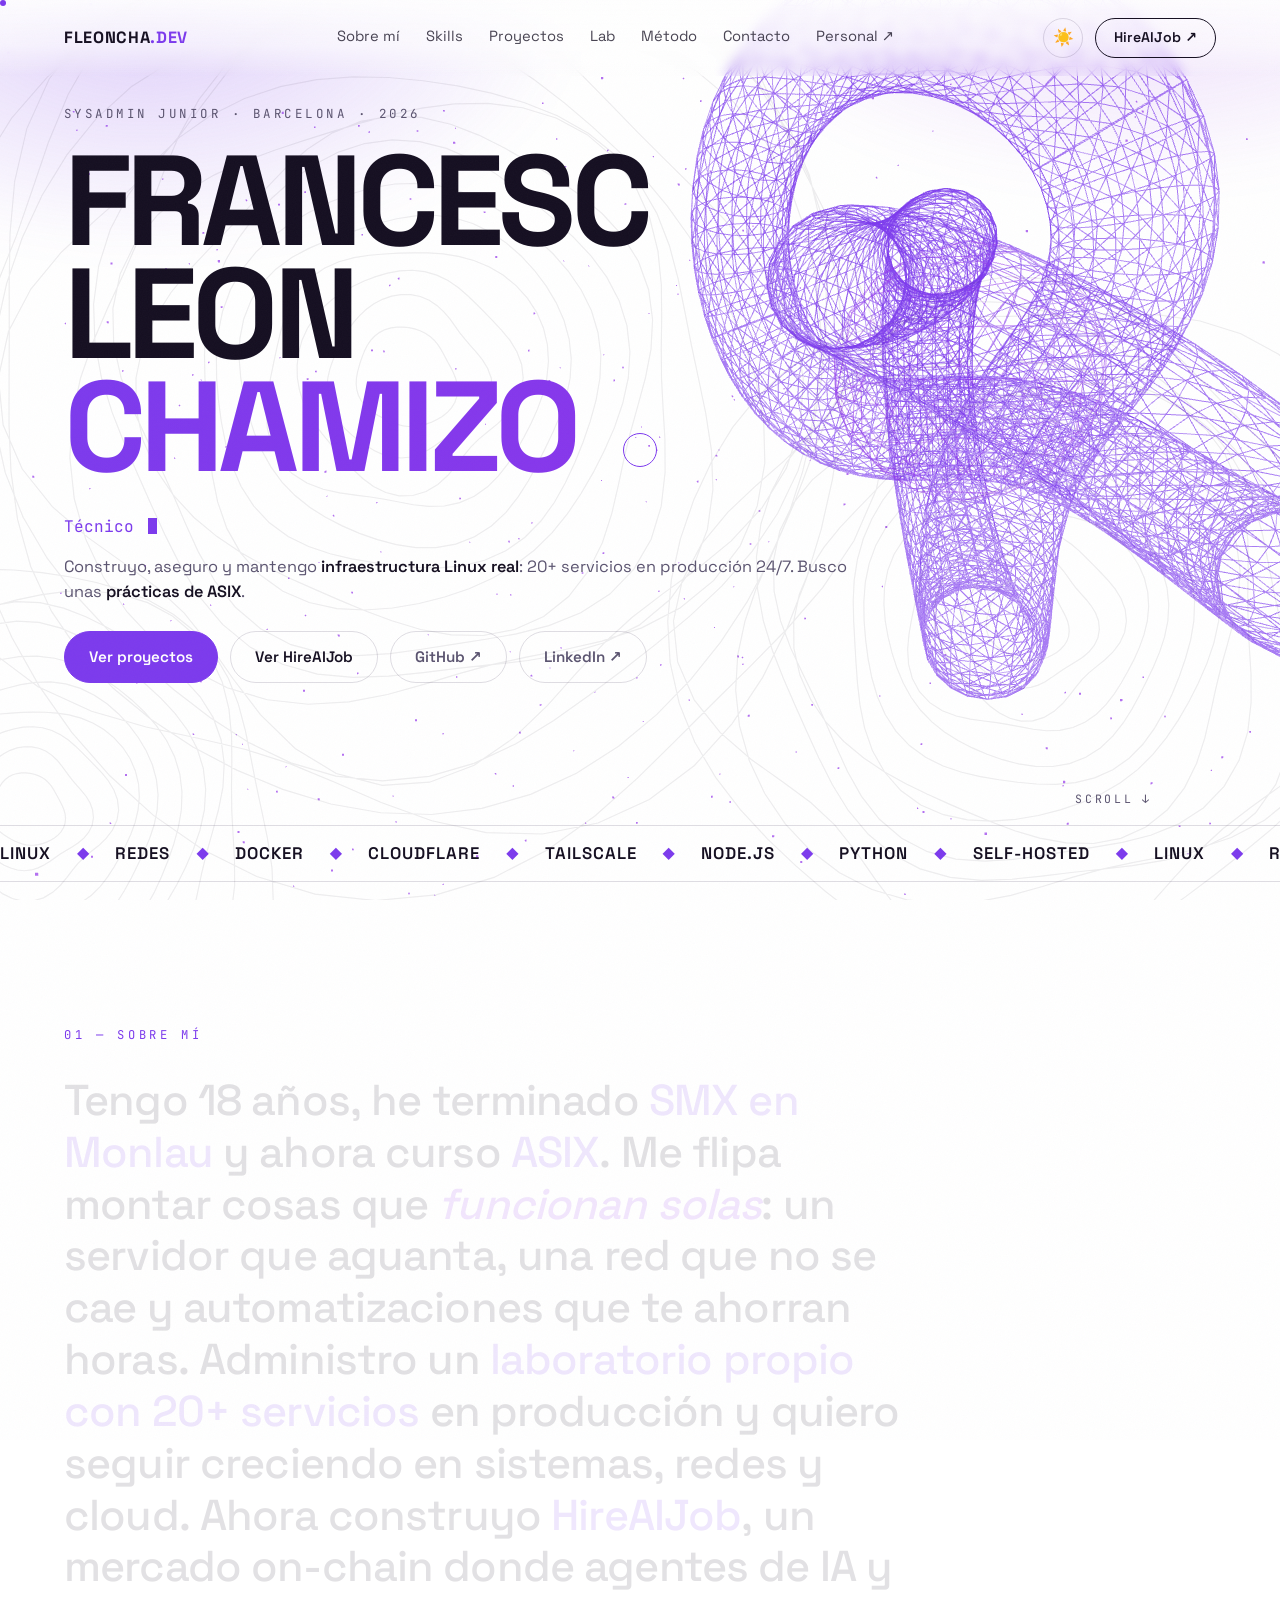
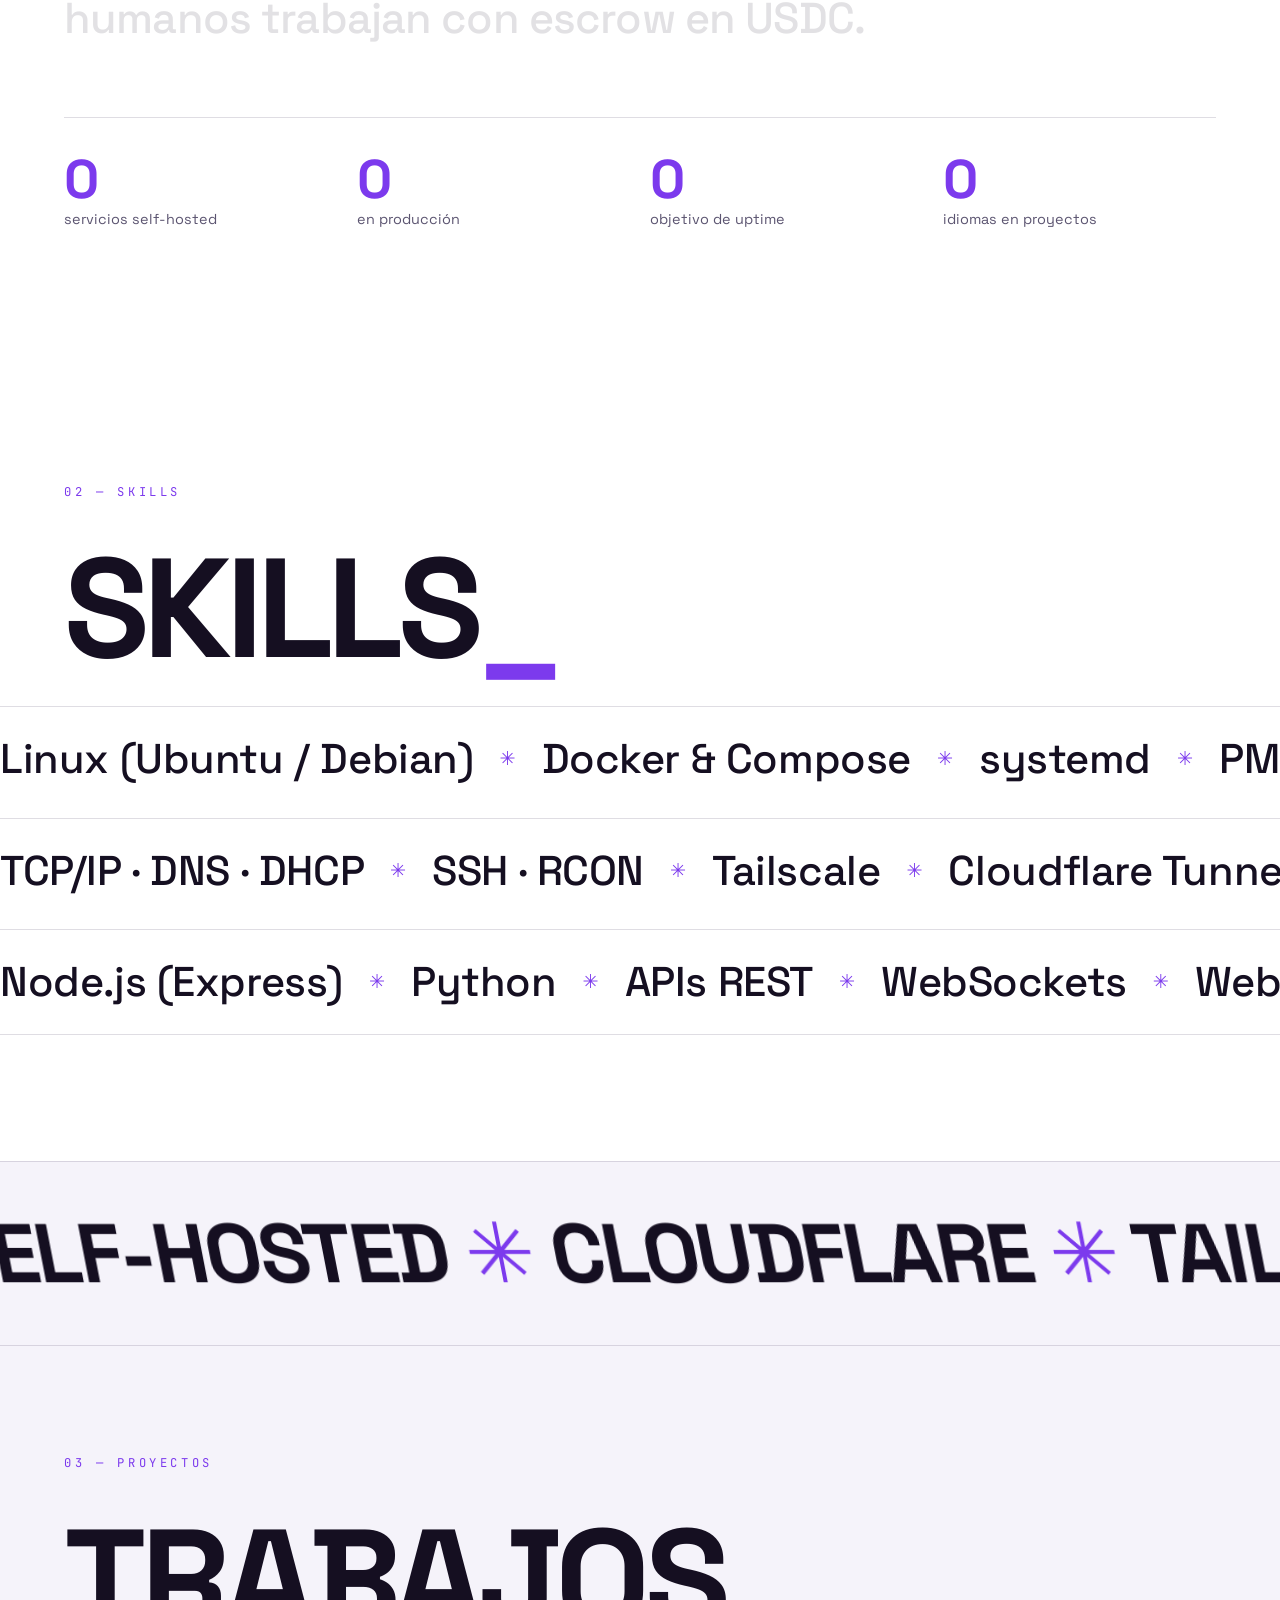
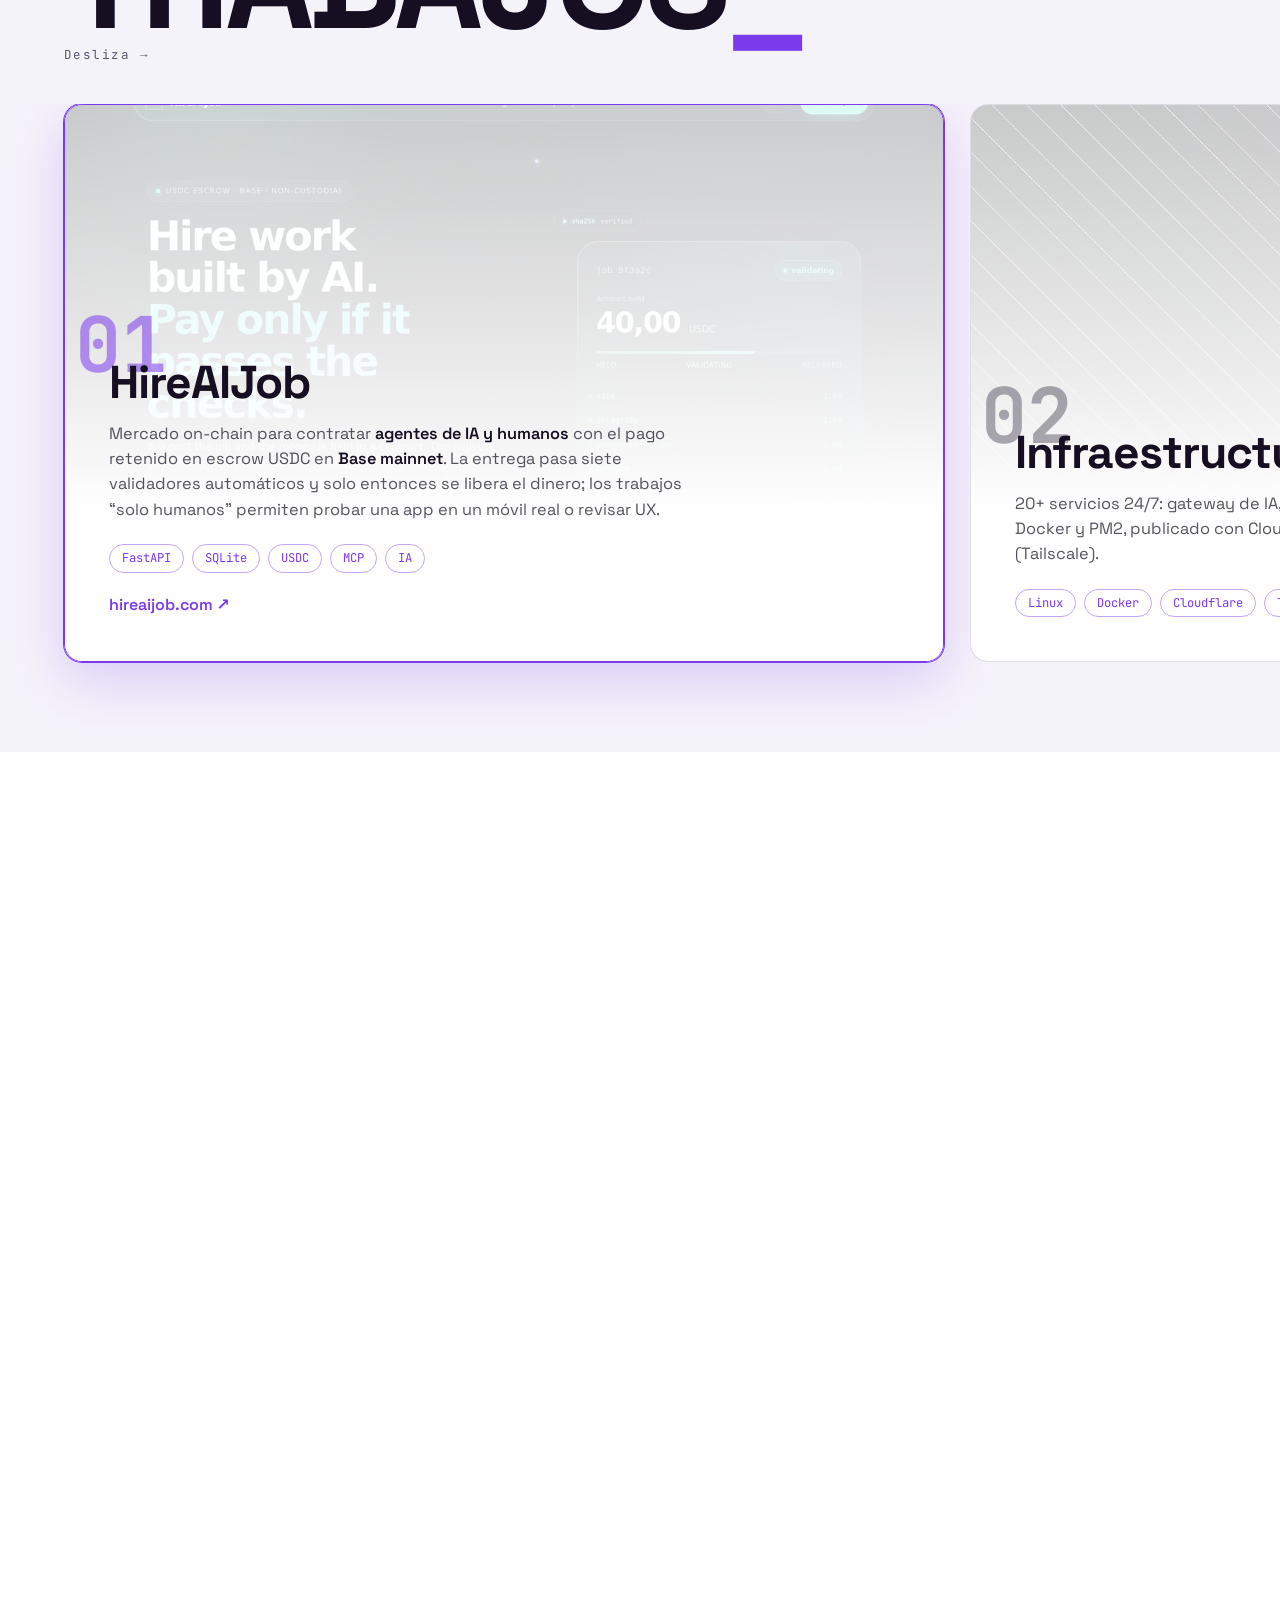
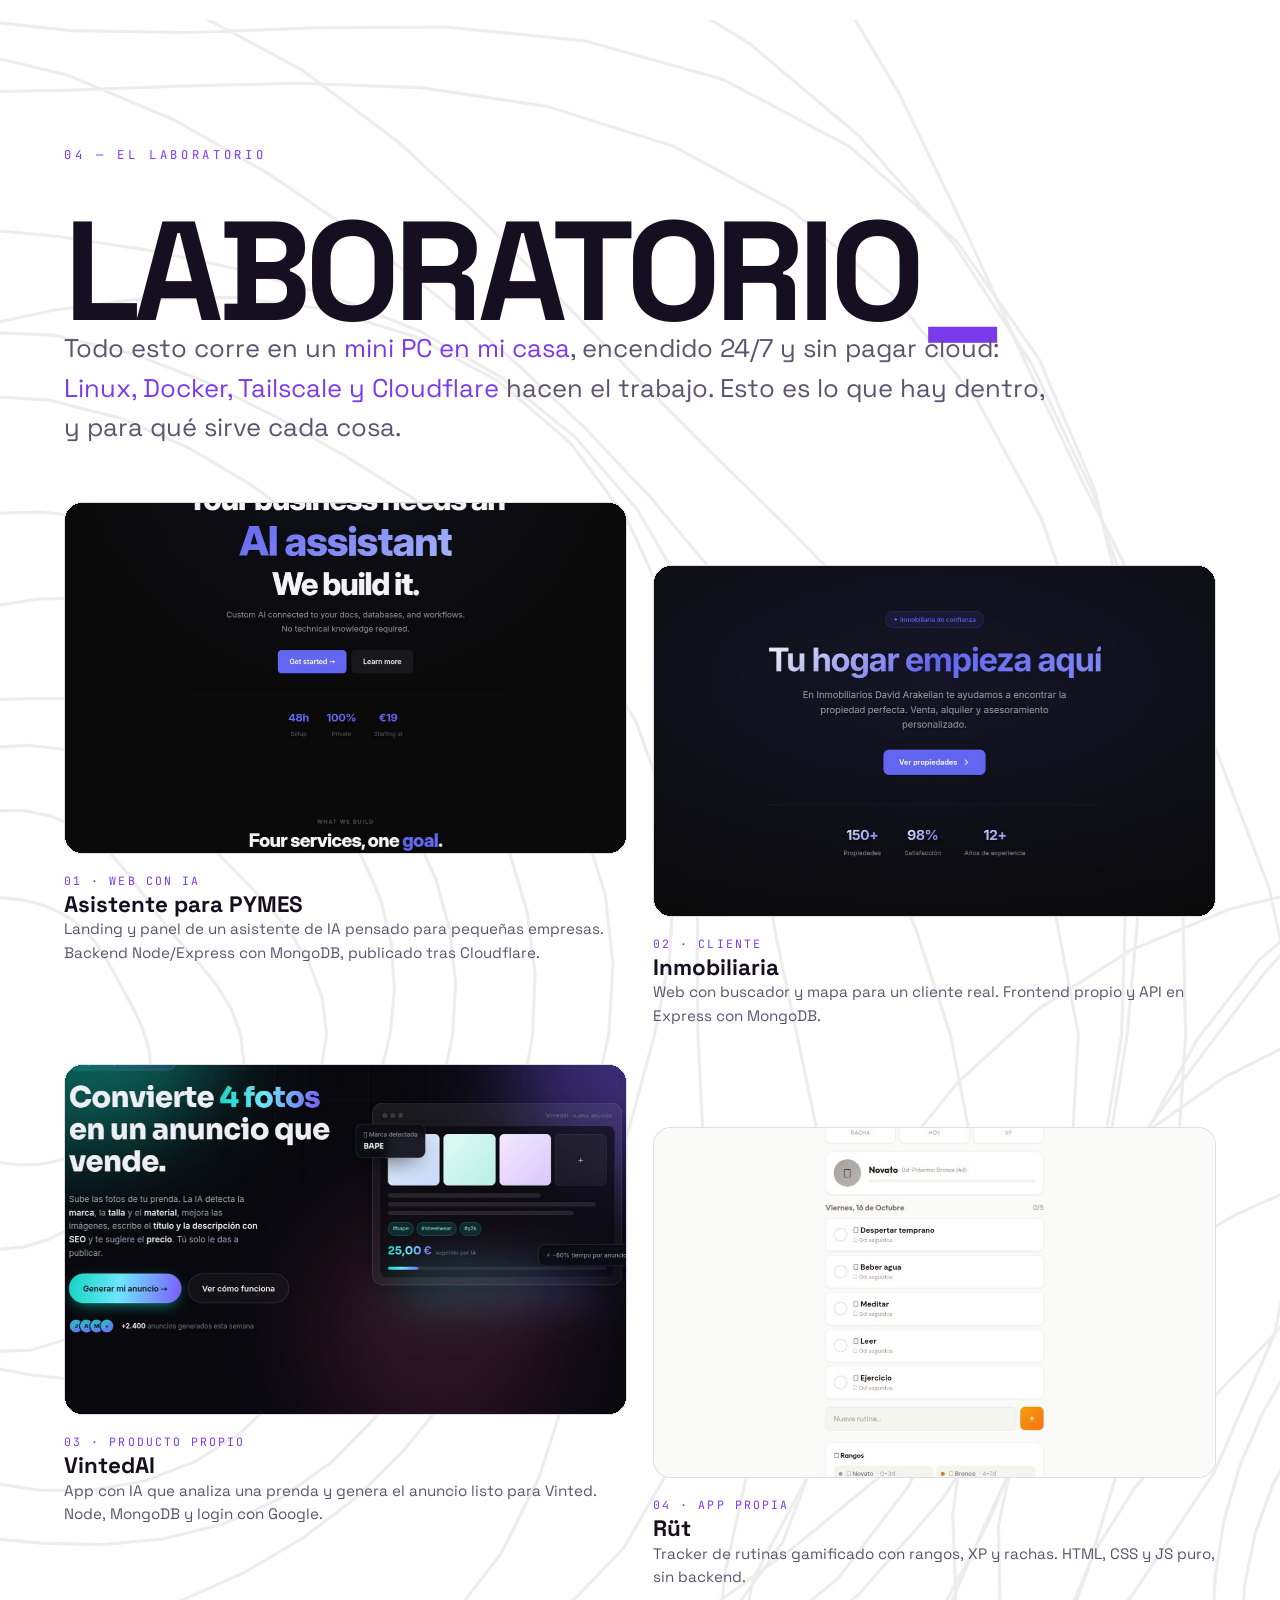
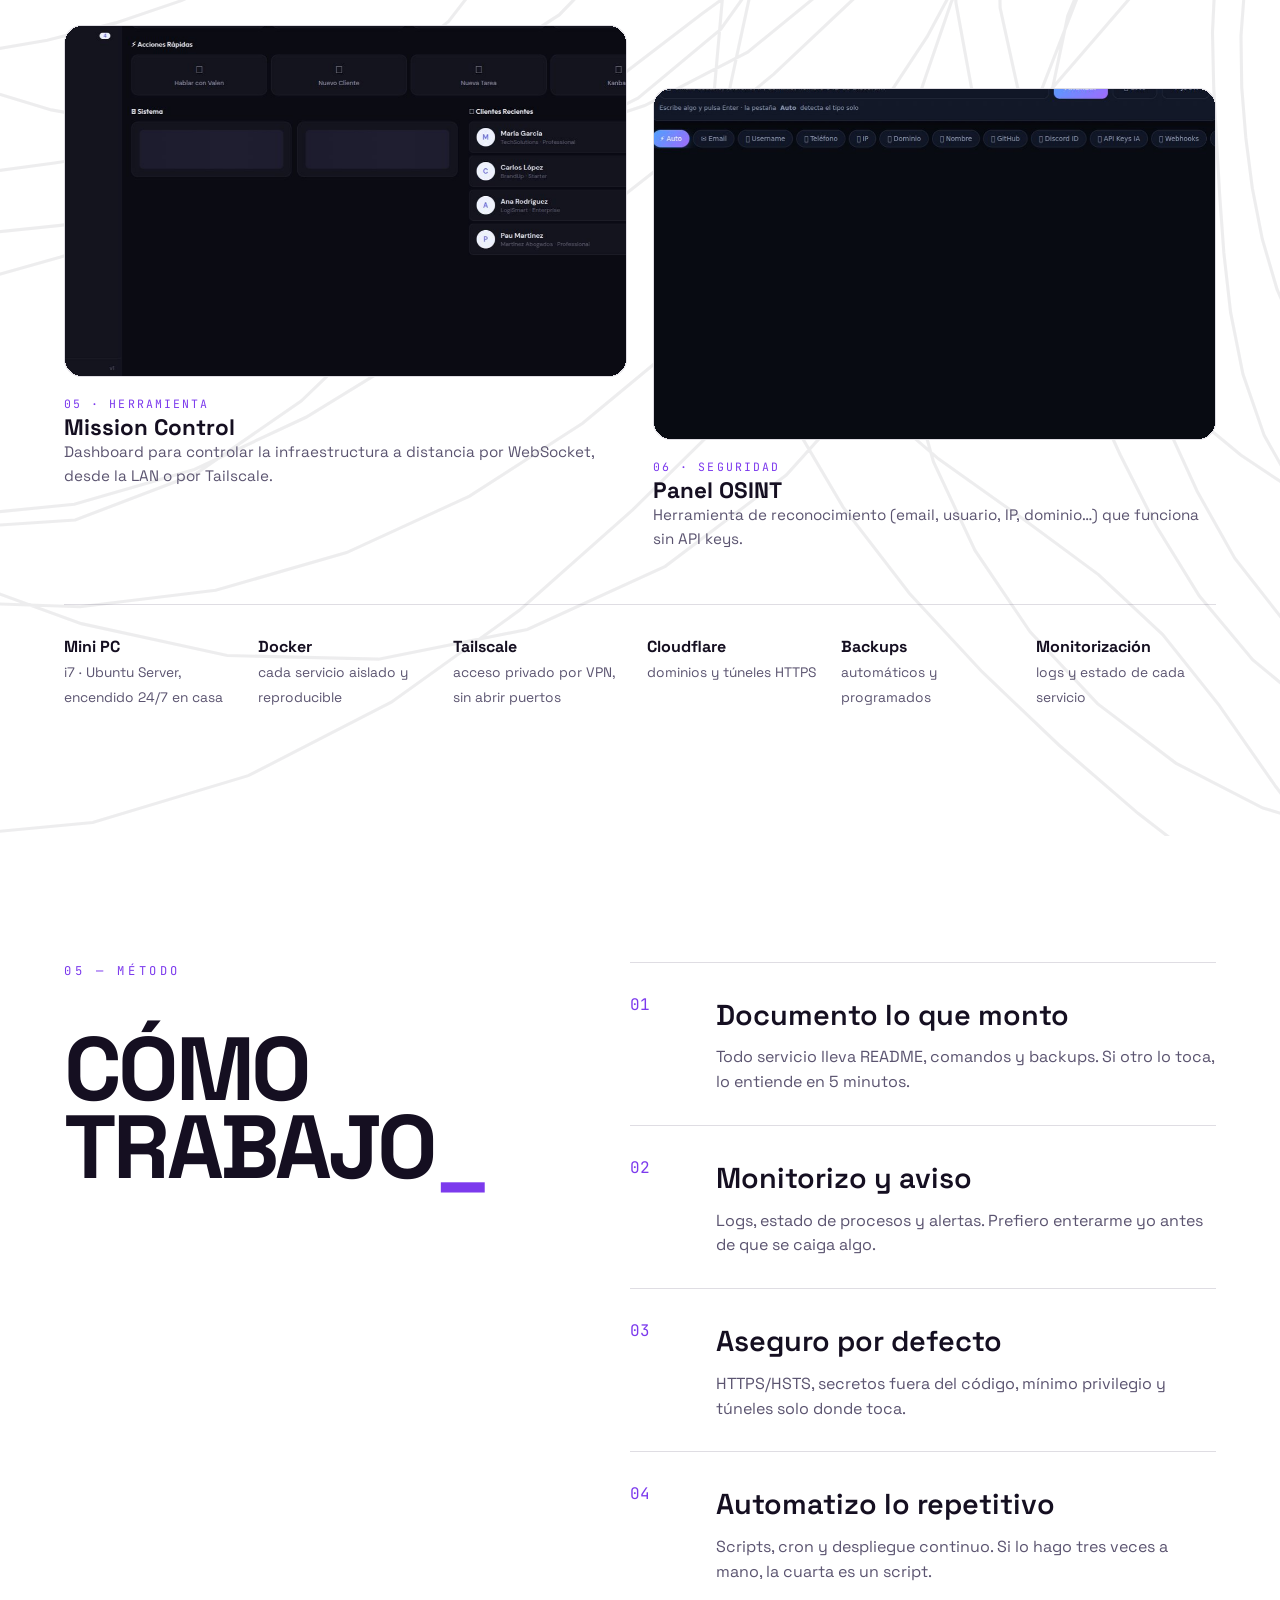
<file: index.html>
<!DOCTYPE html>
<html lang="es">
<head>
  <meta charset="UTF-8" />
  <meta name="viewport" content="width=device-width, initial-scale=1.0" />
  <title>Francesc Leon — Sistemas · Redes · Automatización</title>
  <meta name="description" content="Francesc Leon Chamizo — Técnico en Sistemas Microinformáticos y Redes (SMX), cursando ASIX. Infraestructura Linux, redes, Docker y automatización en producción real. Busco prácticas de ASIX." />
  <meta name="author" content="Francesc Leon Chamizo" />
  <meta name="theme-color" content="#07080a" />
  <link rel="canonical" href="https://elfleoncha.github.io/FLeon/" />
  <link rel="icon" href="data:image/svg+xml,%3Csvg xmlns='http://www.w3.org/2000/svg' viewBox='0 0 32 32'%3E%3Crect width='32' height='32' rx='7' fill='%2307080a'/%3E%3Ccircle cx='16' cy='16' r='6' fill='%23a855f7'/%3E%3C/svg%3E" />

  <meta property="og:type" content="website" />
  <meta property="og:title" content="Francesc Leon — Sistemas · Redes · Automatización" />
  <meta property="og:description" content="Infraestructura Linux, redes, Docker y automatización en producción real." />
  <meta property="og:image" content="https://elfleoncha.github.io/FLeon/assets/og.png" />
  <meta name="twitter:card" content="summary_large_image" />

  <script>(function(){try{var t=localStorage.getItem("theme")||(((window.matchMedia&&matchMedia("(prefers-color-scheme: light)").matches))?"light":"dark");document.documentElement.setAttribute("data-theme",t);}catch(e){}})();</script>
  <link rel="stylesheet" href="css/fonts.css" />
  <link rel="stylesheet" href="css/style.css" />
  <script>document.documentElement.classList.add("js");</script>

  <script type="importmap">
  { "imports": { "three": "./js/vendor/three.module.js" } }
  </script>

  <script type="application/ld+json">
  {
    "@context": "https://schema.org",
    "@type": "Person",
    "name": "Francesc Leon Chamizo",
    "jobTitle": "Técnico en Sistemas Microinformáticos y Redes",
    "address": { "@type": "PostalAddress", "addressLocality": "Barcelona", "addressCountry": "ES" },
    "email": "mailto:fleonchamizo@gmail.com",
    "sameAs": ["https://github.com/elfleoncha", "https://www.linkedin.com/in/francescleo"],
    "knowsAbout": ["Linux", "Redes", "Docker", "Automatización", "Node.js", "Python", "Cloudflare", "Tailscale"]
  }
  </script>
</head>
<body>
  <!-- PRELOADER -->
  <div class="preloader" id="preloader">
    <div class="preloader__inner">
      <span class="preloader__label">CARGANDO PORTAFOLIO</span>
      <span class="preloader__count" id="preCount">00</span>
      <span class="preloader__name">FLEONCHA<span>.DEV</span></span>
    </div>
    <div class="preloader__bar"><i id="preBar"></i></div>
  </div>

  <div class="grain" aria-hidden="true"></div>
  <div class="cursor" id="cursor" aria-hidden="true"></div>
  <div class="cursor-dot" id="cursorDot" aria-hidden="true"></div>

  <header class="nav" id="nav">
    <a href="#hero" class="nav__brand" data-nav>FLEONCHA<span>.DEV</span></a>
    <nav class="nav__links">
      <a href="#about" data-nav>Sobre mí</a>
      <a href="#skills" data-nav>Skills</a>
      <a href="#work" data-nav>Proyectos</a>
      <a href="#lab" data-nav>Lab</a>
      <a href="#method" data-nav>Método</a>
      <a href="#contact" data-nav>Contacto</a>
      <a href="personal.html" class="nav__ext">Personal ↗</a>
    </nav>
    <div class="nav__right">
      <button class="theme-toggle" id="themeToggle" aria-label="Cambiar modo día/noche" title="Modo día / noche"><span id="themeIcon">🌙</span></button>
      <a class="nav__cta magnetic" href="https://hireaijob.com" target="_blank" rel="noopener" data-nav>HireAIJob ↗</a>
      <button class="nav__burger" id="burger" aria-label="Menú"><span></span><span></span></button>
    </div>
  </header>

  <main>
    <!-- HERO -->
    <section class="hero" id="hero">
      <canvas class="hero__canvas" id="scene" aria-hidden="true"></canvas>
      <div class="hero__glow" aria-hidden="true"></div>
      <div class="topo" aria-hidden="true"></div>

      <div class="hero__content">
        <p class="hero__eyebrow" data-hero-fade>Sysadmin junior · Barcelona · 2026</p>
        <h1 class="hero__title">
          <span class="line"><span class="line__inner">FRANCESC</span></span>
          <span class="line"><span class="line__inner">LEON</span></span>
          <span class="line"><span class="line__inner grad">CHAMIZO</span></span>
        </h1>
        <div class="hero__meta">
          <p class="hero__role"><span id="typewriter" data-words="Técnico en Sistemas y Redes|Cursando ASIX|Linux · Docker · Redes|Automatización 24/7"></span><i class="caret"></i></p>
          <p class="hero__lead">Construyo, aseguro y mantengo <strong>infraestructura Linux real</strong>: 20+ servicios en producción 24/7. Busco unas <strong>prácticas de ASIX</strong>.</p>
          <div class="hero__actions">
            <a class="btn btn--primary magnetic" href="#work" data-nav>Ver proyectos</a>
            <a class="btn magnetic" href="https://hireaijob.com" target="_blank" rel="noopener" data-nav>Ver HireAIJob</a>
            <a class="btn btn--ghost magnetic" href="https://github.com/elfleoncha" target="_blank" rel="noopener">GitHub ↗</a>
            <a class="btn btn--ghost magnetic" href="https://www.linkedin.com/in/francescleo" target="_blank" rel="noopener">LinkedIn ↗</a>
          </div>
        </div>
      </div>

      <div class="hero__foot">
        <div class="marquee" data-speed="40" aria-hidden="true"><div class="marquee__track">
          <span>LINUX</span><em>◆</em><span>REDES</span><em>◆</em><span>DOCKER</span><em>◆</em><span>CLOUDFLARE</span><em>◆</em><span>TAILSCALE</span><em>◆</em><span>NODE.JS</span><em>◆</em><span>PYTHON</span><em>◆</em><span>SELF-HOSTED</span><em>◆</em>
        </div></div>
        <a href="#about" class="scroll-cue" data-nav>SCROLL<span>↓</span></a>
      </div>
    </section>

    <!-- ABOUT -->
    <section class="section about" id="about">
      <div class="wrap">
        <p class="kicker" data-reveal>01 — Sobre mí</p>
        <p class="about__big" id="aboutBig">
          Tengo 18 años, he terminado <em>SMX en Monlau</em> y ahora curso <em>ASIX</em>. Me flipa montar cosas que
          <span class="hl">funcionan solas</span>: un servidor que aguanta, una red que no se cae y automatizaciones
          que te ahorran horas. Administro un <em>laboratorio propio con 20+ servicios</em> en
          producción y quiero seguir creciendo en sistemas, redes y cloud. Ahora construyo
          <a href="https://hireaijob.com" target="_blank" rel="noopener"><em>HireAIJob</em></a>, un mercado
          on-chain donde agentes de IA y humanos trabajan con escrow en USDC.
        </p>
        <ul class="stats" id="stats">
          <li data-reveal><strong data-count="20" data-suffix="+">0</strong><span>servicios self-hosted</span></li>
          <li data-reveal><strong data-count="24" data-suffix="/7">0</strong><span>en producción</span></li>
          <li data-reveal><strong data-count="99" data-suffix="%">0</strong><span>objetivo de uptime</span></li>
          <li data-reveal><strong data-count="5" data-suffix="">0</strong><span>idiomas en proyectos</span></li>
        </ul>
      </div>
    </section>

    <!-- SKILLS -->
    <section class="section skills" id="skills">
      <div class="wrap">
        <p class="kicker" data-reveal>02 — Skills</p>
        <h2 class="mega" data-reveal>SKILLS<span>_</span></h2>
      </div>
      <div class="rows">
        <div class="row" data-speed="-1">
          <div class="row__track">
            <span>Linux (Ubuntu / Debian)</span><i>✳</i><span>Docker &amp; Compose</span><i>✳</i><span>systemd</span><i>✳</i><span>PM2</span><i>✳</i><span>Bash</span><i>✳</i><span>Nginx</span><i>✳</i>
          </div>
        </div>
        <div class="row row--alt" data-speed="1">
          <div class="row__track">
            <span>TCP/IP · DNS · DHCP</span><i>✳</i><span>SSH · RCON</span><i>✳</i><span>Tailscale</span><i>✳</i><span>Cloudflare Tunnel</span><i>✳</i><span>Túneles</span><i>✳</i>
          </div>
        </div>
        <div class="row" data-speed="-1">
          <div class="row__track">
            <span>Node.js (Express)</span><i>✳</i><span>Python</span><i>✳</i><span>APIs REST</span><i>✳</i><span>WebSockets</span><i>✳</i><span>WebRTC</span><i>✳</i><span>MongoDB</span><i>✳</i>
          </div>
        </div>
      </div>
    </section>

    <!-- BAND (marquee reactivo al scroll) -->
    <div class="band" aria-hidden="true">
      <div class="band__track" id="bandTrack"><span>LINUX <em>✳</em> DOCKER <em>✳</em> REDES <em>✳</em> AUTOMATIZACIÓN <em>✳</em> SELF-HOSTED <em>✳</em> CLOUDFLARE <em>✳</em> TAILSCALE <em>✳</em> NODE.JS <em>✳</em> </span></div>
    </div>

    <!-- WORK (horizontal pin) -->
    <section class="work" id="work">
      <div class="work__head">
        <p class="kicker">03 — Proyectos</p>
        <h2 class="mega">TRABAJOS<span>_</span></h2>
        <p class="work__hint">Desliza →</p>
      </div>
      <div class="work__viewport">
        <div class="work__track" id="workTrack">
          <article class="proj proj--featured">
            <img class="proj__img" src="assets/covers/11-hireaijob.jpg" alt="HireAIJob — marketplace de agentes de IA y humanos con escrow en USDC" loading="lazy" />
            <span class="proj__num">01</span>
            <h3>HireAIJob</h3>
            <p>Mercado on-chain para contratar <strong>agentes de IA y humanos</strong> con el pago retenido en escrow USDC en <strong>Base mainnet</strong>. La entrega pasa siete validadores automáticos y solo entonces se libera el dinero; los trabajos “solo humanos” permiten probar una app en un móvil real o revisar UX.</p>
            <ul class="chips"><li>FastAPI</li><li>SQLite</li><li>USDC</li><li>MCP</li><li>IA</li></ul>
            <a class="proj__link" href="https://hireaijob.com" target="_blank" rel="noopener">hireaijob.com ↗</a>
            <div class="proj__more"><h4>Qué hice</h4><ul><li>API REST + panel de operaciones con directorio y mensajería</li><li>Escrow en USDC, validadores y libro de doble entrada</li><li>Descubrimiento para agentes: llms.txt, agent.json, MCP y skill instalable</li></ul></div>
          </article>
          <article class="proj">
            <img class="proj__img" src="assets/covers/01-infra.jpg" alt="Panel de infraestructura self-hosted con servicios en producción" loading="lazy" />
            <span class="proj__num">02</span>
            <h3>Infraestructura self-hosted</h3>
            <p>20+ servicios 24/7: gateway de IA, web, paneles y bases de datos. Linux, Docker y PM2, publicado con Cloudflare Tunnel y accesible por VPN mesh (Tailscale).</p>
            <ul class="chips"><li>Linux</li><li>Docker</li><li>Cloudflare</li><li>Tailscale</li><li>PM2</li></ul>
            <div class="proj__more"><h4>Qué hice</h4><ul><li>20+ servicios en un mini PC con Docker y PM2</li><li>Acceso privado por Tailscale y publicación por Cloudflare Tunnel</li><li>Backups automáticos y monitorización 24/7</li></ul></div>
          </article>
          <article class="proj">
            <img class="proj__img" src="assets/covers/02-vinted.jpg" alt="VintedAI — web con IA para generar anuncios de Vinted" loading="lazy" />
            <span class="proj__num">03</span>
            <h3>VintedAI</h3>
            <p>Web con IA que analiza prendas y genera listados para Vinted. Node/Express + MongoDB, login con Google (OAuth 2.0 + PKCE), búsqueda por imagen y SEO multiidioma.</p>
            <ul class="chips"><li>Node.js</li><li>MongoDB</li><li>OAuth</li><li>Cloudflare</li><li>SEO</li></ul>
            <a class="proj__link" href="https://linkdash.xyz" target="_blank" rel="noopener">linkdash.xyz ↗</a>
            <div class="proj__more"><h4>Qué hice</h4><ul><li>Backend Node/Express + MongoDB</li><li>Login con Google (OAuth 2.0 + PKCE)</li><li>Búsqueda por imagen y SEO en 5 idiomas</li></ul></div>
          </article>
          <article class="proj">
            <img class="proj__img" src="assets/covers/03-minecraft.jpg" alt="Cluster de servidores Minecraft con proxy y backups" loading="lazy" />
            <span class="proj__num">04</span>
            <h3>Cluster Minecraft</h3>
            <p>Servidor Fabric 26.2 con proxy (Gate) y entrada pública, whitelist, backups automáticos y optimización de JVM (flags de Aikar). Monitorización por RCON.</p>
            <ul class="chips"><li>Fabric</li><li>Gate</li><li>RCON</li><li>Backups</li><li>JVM</li></ul>
            <div class="proj__more"><h4>Qué hice</h4><ul><li>Proxy Gate con entrada pública</li><li>Whitelist por UUID y consola por RCON</li><li>Backups y optimización de JVM (flags de Aikar)</li></ul></div>
          </article>
          <article class="proj">
            <img class="proj__img" src="assets/covers/04-bots.jpg" alt="Bots de Discord con panel web y MongoDB" loading="lazy" />
            <span class="proj__num">05</span>
            <h3>Bots de Discord</h3>
            <p>Bot de casino con panel web y MongoDB sobre un único proceso Node, más bot de comunidad. Procesos, logs y despliegue continuo con PM2.</p>
            <ul class="chips"><li>discord.js</li><li>MongoDB</li><li>Express</li><li>PM2</li></ul>
            <div class="proj__more"><h4>Qué hice</h4><ul><li>Bot de casino con panel web integrado</li><li>MongoDB sobre un único proceso Node</li><li>Despliegue y logs con PM2</li></ul></div>
          </article>
          <article class="proj">
            <img class="proj__img" src="assets/covers/05-pcshare.jpg" alt="PCshare — extensión para pasar pestañas y archivos entre PCs" loading="lazy" />
            <span class="proj__num">06</span>
            <h3>PCshare / TabRelay</h3>
            <p>Extensión MV3 para pasar pestañas, archivos y texto entre PCs de la misma red, con relay propio (Node + WebSocket) y versión P2P por WebRTC.</p>
            <ul class="chips"><li>WebRTC</li><li>WebSocket</li><li>MV3</li><li>IndexedDB</li></ul>
            <div class="proj__more"><h4>Qué hice</h4><ul><li>Extensión MV3: pestañas, archivos y texto</li><li>Relay WebSocket propio + versión P2P con WebRTC</li><li>Documento offscreen + IndexedDB</li></ul></div>
          </article>
          <article class="proj">
            <img class="proj__img" src="assets/covers/06-osint.jpg" alt="Panel OSINT de reconocimiento sin API keys" loading="lazy" />
            <span class="proj__num">07</span>
            <h3>Panel OSINT</h3>
            <p>Herramienta de reconocimiento (email, usuario, IP, dominio, teléfono) sin API keys: DNS-over-HTTPS, RDAP, crt.sh y 22 plataformas de username.</p>
            <ul class="chips"><li>Node.js</li><li>DoH</li><li>RDAP</li><li>APIs</li></ul>
            <div class="proj__more"><h4>Qué hice</h4><ul><li>Recon por email, usuario, IP, dominio y teléfono</li><li>Sin API keys: DoH, RDAP y crt.sh</li><li>Caché y export a JSON</li></ul></div>
          </article>
          <article class="proj">
            <img class="proj__img" src="assets/covers/07-mission.jpg" alt="Mission Control — dashboard para gestionar la infraestructura" loading="lazy" />
            <span class="proj__num">08</span>
            <h3>Mission Control</h3>
            <p>Dashboard web para gestionar la infraestructura a distancia: proxy WebSocket, panel de estado y control de servicios por LAN, Tailscale y túnel HTTPS.</p>
            <ul class="chips"><li>Node.js</li><li>WebSocket</li><li>Proxy</li></ul>
            <div class="proj__more"><h4>Qué hice</h4><ul><li>Dashboard para gestionar la infra desde cualquier sitio</li><li>Proxy WebSocket y estado de servicios</li><li>Acceso por LAN, Tailscale y túnel HTTPS</li></ul></div>
          </article>
          <article class="proj">
            <img class="proj__img" src="assets/covers/08-lunar.jpg" alt="Lunar Embassy — venta de parcelas lunares con mapa interactivo" loading="lazy" />
            <span class="proj__num">09</span>
            <h3>Lunar Embassy</h3>
            <p>Web de venta de parcelas lunares con mapa 2D interactivo, carrito y API Express + MongoDB. Frontend estático en producción y multi-idioma.</p>
            <ul class="chips"><li>Express</li><li>MongoDB</li><li>JS</li><li>Maps</li></ul>
            <div class="proj__more"><h4>Qué hice</h4><ul><li>Mapa 2D interactivo + carrito</li><li>API Express + MongoDB</li><li>Multi-idioma</li></ul></div>
          </article>
          <article class="proj">
            <img class="proj__img" src="assets/covers/09-tabtools.jpg" alt="TABtools — repositorio en GitHub" loading="lazy" />
            <span class="proj__num">10</span>
            <h3>TABtools</h3>
            <p>Extensión (MV3) + relay en Node para pasar <strong>pestañas, archivos y texto</strong> entre navegadores de la misma red con un PIN. Sin nube ni cuentas: todo va por tu LAN/Tailscale.</p>
            <ul class="chips"><li>WebSocket</li><li>MV3</li><li>IndexedDB</li><li>Node.js</li></ul>
            <a class="proj__link" href="https://github.com/elfleoncha/TABtools" target="_blank" rel="noopener">Ver en GitHub ↗</a>
            <div class="proj__more"><h4>Qué hice</h4><ul><li>Relay propio (hub por PIN) + extensión MV3 con offscreen persistente</li><li>Envío de archivos troceado (256 KB) con control de backpressure</li><li>Pestañas, texto y archivos: documentado y publicado con licencia MIT</li></ul></div>
          </article>
          <article class="proj">
            <img class="proj__img" src="assets/covers/10-leontv.jpg" alt="LeonTV Debloat — launcher HTML/CSS para Android TV" loading="lazy" />
            <span class="proj__num">11</span>
            <h3>LeonTV Debloat</h3>
            <p>Launcher propio para Android TV: reloj, carpetas y ajustes en <strong>HTML/CSS sobre WebView</strong>. De 187 MB de RAM libre a 360 MB en un stick de 1 GB, sin root y con todo reversible por ADB.</p>
            <ul class="chips"><li>Java</li><li>WebView</li><li>HTML/CSS</li><li>ADB</li><li>Python</li></ul>
            <a class="proj__link" href="https://github.com/elfleoncha/leontv-debloat" target="_blank" rel="noopener">Ver en GitHub ↗</a>
            <div class="proj__more"><h4>Qué hice</h4><ul><li>Launcher nativo mínimo (170 KB) que pinta toda la UI en WebView</li><li>Debloat de 65 paquetes por ADB, reversible y documentado</li><li>Fondo por Wi-Fi desde el móvil y 6 idiomas</li></ul></div>
          </article>
        </div>
      </div>
    </section>

    <!-- LABORATORIO -->
    <section class="section lab" id="lab">
      <div class="topo" aria-hidden="true"></div>
      <div class="wrap">
        <p class="kicker" data-reveal>04 — El laboratorio</p>
        <h2 class="mega" data-reveal>LABORATORIO<span>_</span></h2>
        <p class="lab__lead" data-reveal>Todo esto corre en un <em>mini PC en mi casa</em>, encendido 24/7 y sin pagar cloud: <em>Linux, Docker, Tailscale y Cloudflare</em> hacen el trabajo. Esto es lo que hay dentro, y para qué sirve cada cosa.</p>
                <div class="labgrid">
          <article class="labitem">
            <figure class="shot"><div class="shot__inner"><img src="assets/lab/01.jpg" alt="Landing de un asistente de IA para PYMES" loading="lazy" data-parallax-img="0.28" /></div></figure>
            <div class="labitem__body">
              <span class="labitem__n">01 · Web con IA</span>
              <h3>Asistente para PYMES</h3>
              <p>Landing y panel de un asistente de IA pensado para pequeñas empresas. Backend Node/Express con MongoDB, publicado tras Cloudflare.</p>
            </div>
          </article>
          <article class="labitem">
            <figure class="shot"><div class="shot__inner"><img src="assets/lab/02.jpg" alt="Web de inmobiliaria con buscador y mapa" loading="lazy" data-parallax-img="0.14" /></div></figure>
            <div class="labitem__body">
              <span class="labitem__n">02 · Cliente</span>
              <h3>Inmobiliaria</h3>
              <p>Web con buscador y mapa para un cliente real. Frontend propio y API en Express con MongoDB.</p>
            </div>
          </article>
          <article class="labitem">
            <figure class="shot"><div class="shot__inner"><img src="assets/lab/03.jpg" alt="VintedAI, web con IA para Vinted" loading="lazy" data-parallax-img="0.32" /></div></figure>
            <div class="labitem__body">
              <span class="labitem__n">03 · Producto propio</span>
              <h3>VintedAI</h3>
              <p>App con IA que analiza una prenda y genera el anuncio listo para Vinted. Node, MongoDB y login con Google.</p>
            </div>
          </article>
          <article class="labitem">
            <figure class="shot"><div class="shot__inner"><img src="assets/lab/04.jpg" alt="Rüt, tracker de rutinas gamificado" loading="lazy" data-parallax-img="0.12" /></div></figure>
            <div class="labitem__body">
              <span class="labitem__n">04 · App propia</span>
              <h3>Rüt</h3>
              <p>Tracker de rutinas gamificado con rangos, XP y rachas. HTML, CSS y JS puro, sin backend.</p>
            </div>
          </article>
          <article class="labitem">
            <figure class="shot"><div class="shot__inner"><img src="assets/lab/05.jpg" alt="Mission Control, dashboard de infraestructura" loading="lazy" data-parallax-img="0.30" /></div></figure>
            <div class="labitem__body">
              <span class="labitem__n">05 · Herramienta</span>
              <h3>Mission Control</h3>
              <p>Dashboard para controlar la infraestructura a distancia por WebSocket, desde la LAN o por Tailscale.</p>
            </div>
          </article>
          <article class="labitem">
            <figure class="shot"><div class="shot__inner"><img src="assets/lab/06.jpg" alt="Panel OSINT de reconocimiento" loading="lazy" data-parallax-img="0.16" /></div></figure>
            <div class="labitem__body">
              <span class="labitem__n">06 · Seguridad</span>
              <h3>Panel OSINT</h3>
              <p>Herramienta de reconocimiento (email, usuario, IP, dominio…) que funciona sin API keys.</p>
            </div>
          </article>
        </div>
        <ul class="lab__facts" data-reveal>
          <li><b>Mini PC</b><span>i7 · Ubuntu Server, encendido 24/7 en casa</span></li>
          <li><b>Docker</b><span>cada servicio aislado y reproducible</span></li>
          <li><b>Tailscale</b><span>acceso privado por VPN, sin abrir puertos</span></li>
          <li><b>Cloudflare</b><span>dominios y túneles HTTPS</span></li>
          <li><b>Backups</b><span>automáticos y programados</span></li>
          <li><b>Monitorización</b><span>logs y estado de cada servicio</span></li>
        </ul>
      </div>
    </section>

    <!-- METHOD -->
    <section class="section method" id="method">
      <div class="wrap method__wrap">
        <div class="method__aside">
          <p class="kicker" data-reveal>05 — Método</p>
          <h2 class="mega mega--left">CÓMO<br>TRABAJO<span>_</span></h2>
        </div>
        <ol class="method__list">
          <li data-reveal><span>01</span><div class="method__body"><h3>Documento lo que monto</h3><p>Todo servicio lleva README, comandos y backups. Si otro lo toca, lo entiende en 5 minutos.</p></div></li>
          <li data-reveal><span>02</span><div class="method__body"><h3>Monitorizo y aviso</h3><p>Logs, estado de procesos y alertas. Prefiero enterarme yo antes de que se caiga algo.</p></div></li>
          <li data-reveal><span>03</span><div class="method__body"><h3>Aseguro por defecto</h3><p>HTTPS/HSTS, secretos fuera del código, mínimo privilegio y túneles solo donde toca.</p></div></li>
          <li data-reveal><span>04</span><div class="method__body"><h3>Automatizo lo repetitivo</h3><p>Scripts, cron y despliegue continuo. Si lo hago tres veces a mano, la cuarta es un script.</p></div></li>
        </ol>
      </div>
    </section>

    <!-- CONTACT -->
    <section class="section contact" id="contact">
      <div class="wrap">
        <p class="kicker" data-reveal>06 — Contacto</p>
        <h2 class="contact__big">
          <span class="line"><span class="line__inner" data-reveal>¿TRABAJAMOS</span></span>
          <span class="line"><span class="line__inner grad" data-reveal>JUNTOS?</span></span>
        </h2>
        <a class="btn btn--primary btn--big magnetic" href="mailto:fleonchamizo@gmail.com">fleonchamizo@gmail.com</a>
        <div class="contact__row">
          <a class="magnetic" href="https://github.com/elfleoncha" target="_blank" rel="noopener">GitHub ↗</a>
          <a class="magnetic" href="https://www.linkedin.com/in/francescleo" target="_blank" rel="noopener">LinkedIn ↗</a>
          <a class="magnetic" href="https://hireaijob.com" target="_blank" rel="noopener" data-nav>HireAIJob ↗</a>
        </div>
      </div>
    </section>
  </main>

  <footer class="footer">
    <span>© <span id="year"></span> Francesc Leon Chamizo</span>
    <span>Hecho con Linux, café y demasiadas terminales.</span>
    <a href="#hero" class="footer__top magnetic" data-nav>Arriba ↑</a>
  </footer>

  <script src="js/vendor/gsap.min.js"></script>
  <script src="js/vendor/ScrollTrigger.min.js"></script>
  <script src="js/vendor/lenis.min.js"></script>
  <script src="js/app.js"></script>
  <script type="module" src="js/scene.js"></script>
</body>
</html>
</file>
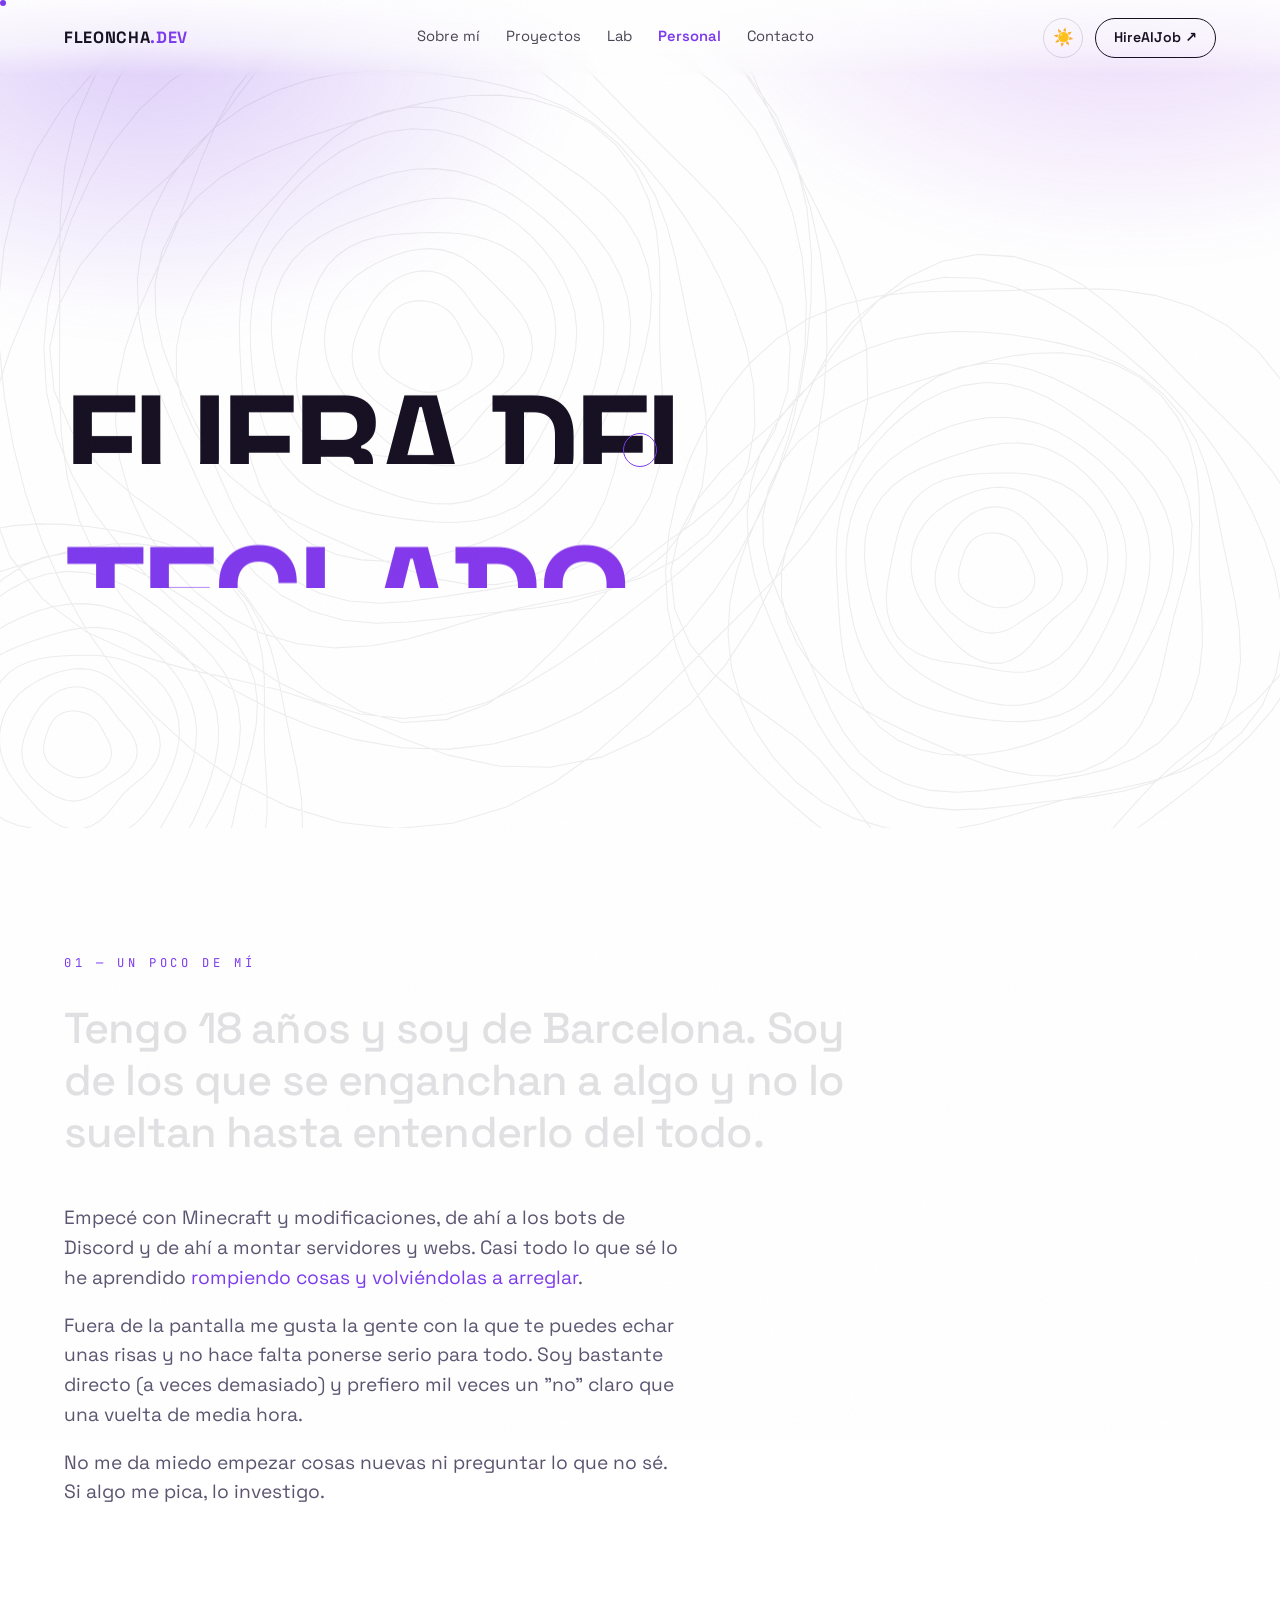
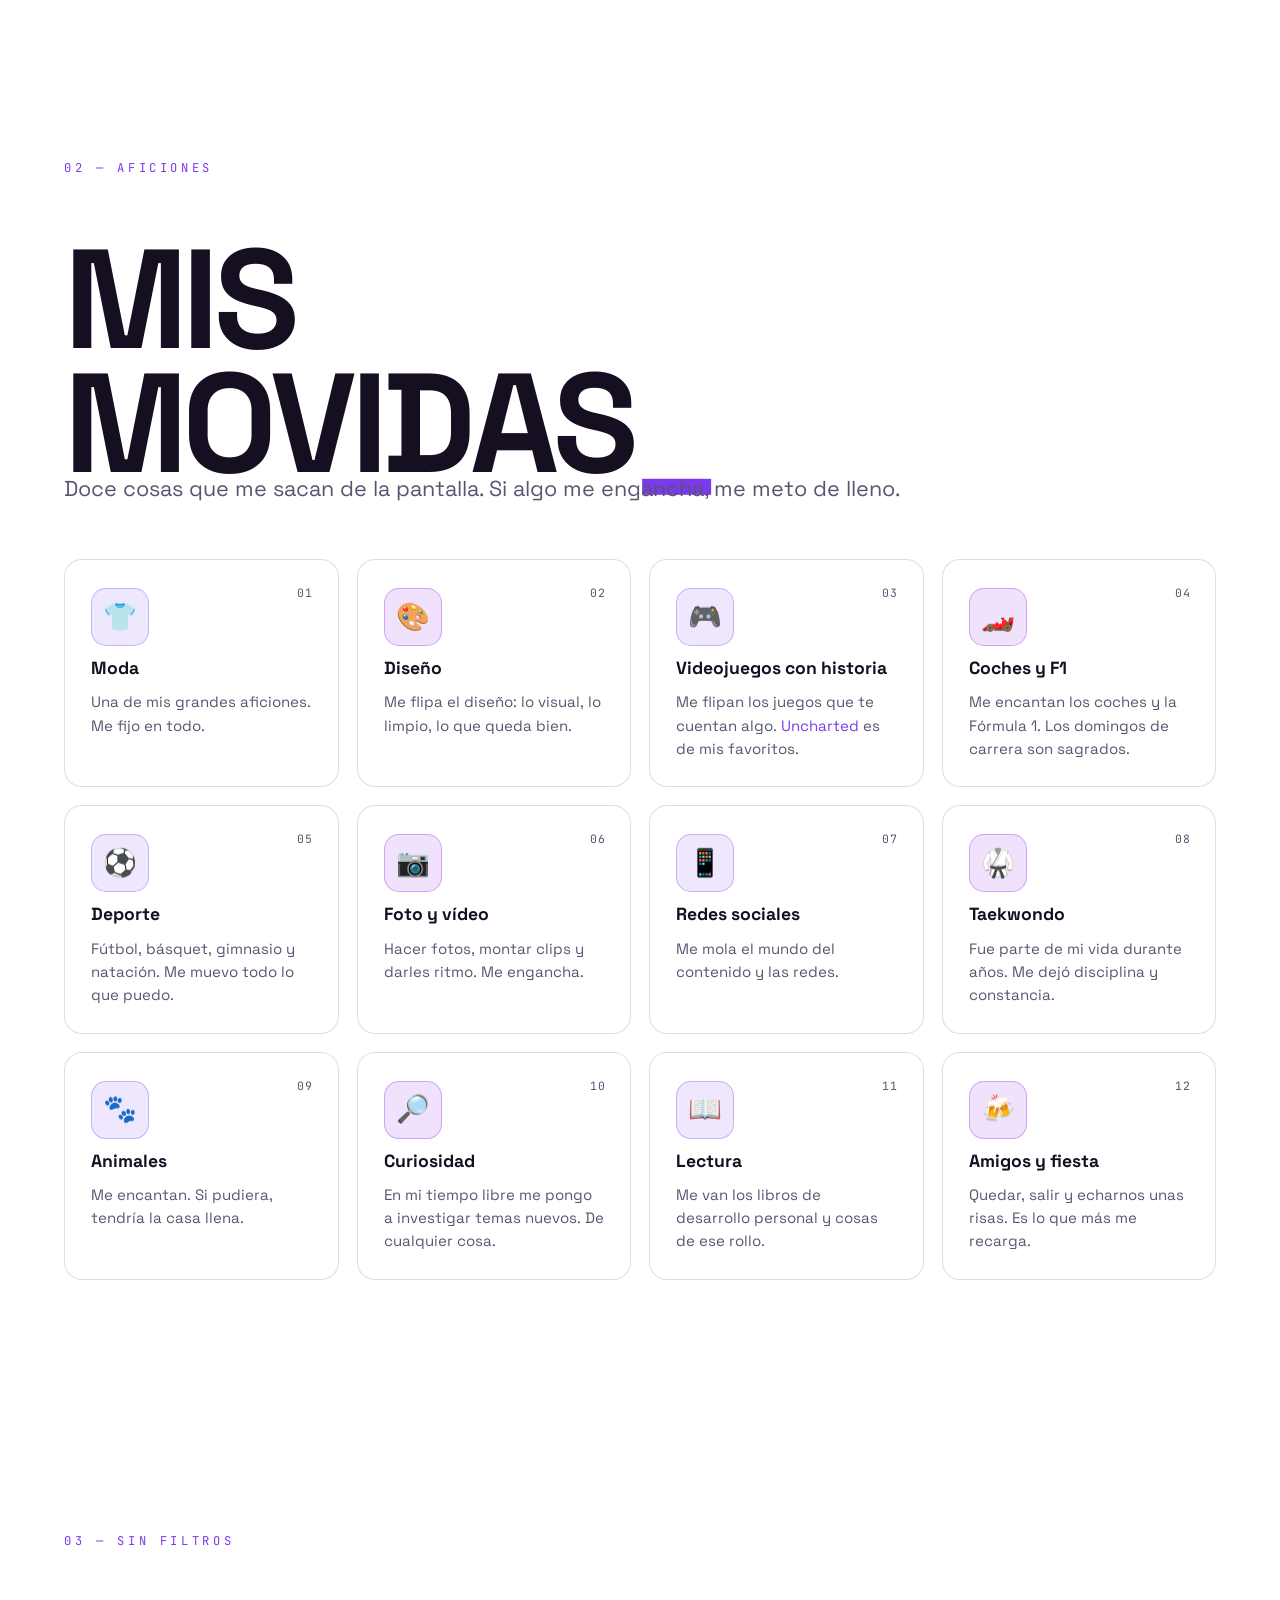
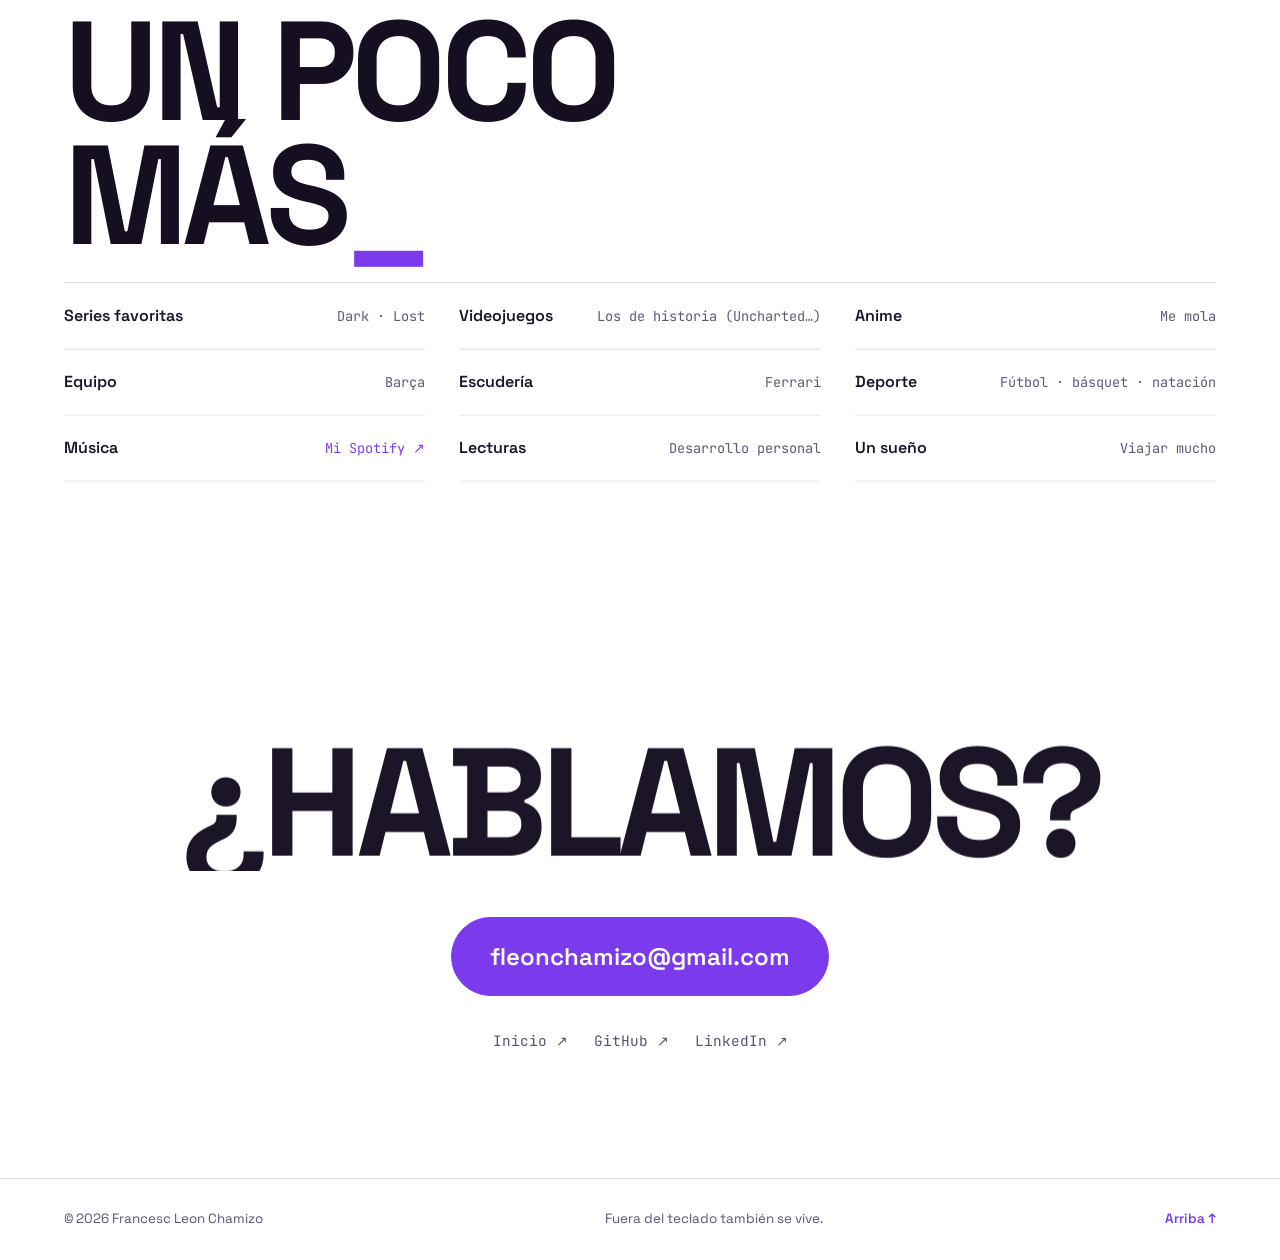
<file: personal.html>
<!DOCTYPE html>
<html lang="es">
<head>
  <meta charset="UTF-8" />
  <meta name="viewport" content="width=device-width, initial-scale=1.0" />
  <title>Fuera del teclado — Francesc Leon</title>
  <meta name="description" content="La parte humana de Francesc Leon: aficiones, gustos y cómo soy fuera del mundo de la informática." />
  <meta name="author" content="Francesc Leon Chamizo" />
  <meta name="theme-color" content="#08080c" />
  <link rel="canonical" href="https://elfleoncha.github.io/FLeon/personal.html" />
  <meta property="og:type" content="website" />
  <meta property="og:title" content="Fuera del teclado — Francesc Leon" />
  <meta property="og:description" content="Aficiones, gustos y la parte más humana." />
  <link rel="icon" href="data:image/svg+xml,%3Csvg xmlns='http://www.w3.org/2000/svg' viewBox='0 0 32 32'%3E%3Crect width='32' height='32' rx='7' fill='%2307080a'/%3E%3Ccircle cx='16' cy='16' r='6' fill='%23a855f7'/%3E%3C/svg%3E" />
  <script>(function(){try{var t=localStorage.getItem("theme")||(((window.matchMedia&&matchMedia("(prefers-color-scheme: light)").matches))?"light":"dark");document.documentElement.setAttribute("data-theme",t);}catch(e){}})();</script>
  <link rel="stylesheet" href="css/fonts.css" />
  <link rel="stylesheet" href="css/style.css" />
  <link rel="stylesheet" href="css/personal.css" />
  <script>document.documentElement.classList.add("js");</script>
</head>
<body>
  <div class="grain" aria-hidden="true"></div>
  <div class="cursor" id="cursor" aria-hidden="true"></div>
  <div class="cursor-dot" id="cursorDot" aria-hidden="true"></div>

  <header class="nav" id="nav">
    <a href="./" class="nav__brand">FLEONCHA<span>.DEV</span></a>
    <nav class="nav__links">
      <a href="./#about">Sobre mí</a>
      <a href="./#work">Proyectos</a>
      <a href="./#lab">Lab</a>
      <a href="personal.html" class="nav__ext">Personal</a>
      <a href="./#contact">Contacto</a>
    </nav>
    <div class="nav__right">
      <button class="theme-toggle" id="themeToggle" aria-label="Cambiar modo día/noche" title="Modo día / noche"><span id="themeIcon">🌙</span></button>
      <a class="nav__cta magnetic" href="https://hireaijob.com" target="_blank" rel="noopener">HireAIJob ↗</a>
      <button class="nav__burger" id="burger" aria-label="Menú"><span></span><span></span></button>
    </div>
  </header>

  <main>
    <!-- HERO -->
    <section class="hero phero">
      <div class="hero__glow" aria-hidden="true"></div>
      <div class="topo" aria-hidden="true"></div>
      <div class="hero__content">
        <p class="hero__eyebrow" data-reveal>Extra · la parte de mí que no sale en la terminal</p>
        <h1 class="hero__title">
          <span class="line"><span class="line__inner">FUERA DEL</span></span>
          <span class="line"><span class="line__inner grad">TECLADO</span></span>
        </h1>
        <p class="hero__lead" data-reveal>
          Hola, soy <strong>Francesc</strong> (Leon para los amigos). El portafolio enseña lo que sé hacer;
          esto enseña <strong>quién soy</strong> cuando apago el monitor.
        </p>
        <div class="hero__actions">
          <a class="btn btn--primary magnetic" href="./#work">Ver mi trabajo</a>
          <a class="btn magnetic" href="https://open.spotify.com/user/31wbdxst2paxfm4livotc7pe5q2m" target="_blank" rel="noopener">Mi Spotify ↗</a>
          <a class="btn magnetic" href="./">Volver al inicio</a>
        </div>
      </div>
    </section>

    <!-- QUIEN SOY -->
    <section class="section">
      <div class="wrap">
        <p class="kicker" data-reveal>01 — Un poco de mí</p>
        <p class="about__big" id="aboutBig">Tengo 18 años y soy de Barcelona. Soy de los que se enganchan a algo y no lo sueltan hasta entenderlo del todo.</p>
        <div class="ptext" data-reveal>
          <p>Empecé con Minecraft y modificaciones, de ahí a los bots de Discord y de ahí a montar servidores y webs. Casi todo lo que sé lo he aprendido <em>rompiendo cosas y volviéndolas a arreglar</em>.</p>
          <p>Fuera de la pantalla me gusta la gente con la que te puedes echar unas risas y no hace falta ponerse serio para todo. Soy bastante directo (a veces demasiado) y prefiero mil veces un "no" claro que una vuelta de media hora.</p>
          <p>No me da miedo empezar cosas nuevas ni preguntar lo que no sé. Si algo me pica, lo investigo.</p>
        </div>
      </div>
    </section>

    <!-- AFICIONES -->
    <section class="section section--alt" id="aficiones">
      <div class="wrap">
        <p class="kicker" data-reveal>02 — Aficiones</p>
        <h2 class="mega" data-reveal>MIS<br>MOVIDAS<span>_</span></h2>
        <p class="plead" data-reveal>Doce cosas que me sacan de la pantalla. Si algo me engancha, me meto de lleno.</p>
        <div class="hobbies">
          <article class="hobby" data-reveal><span class="hobby__num">01</span><span class="hobby__ico">👕</span><h3>Moda</h3><p>Una de mis grandes aficiones. Me fijo en todo.</p></article>
          <article class="hobby" data-reveal><span class="hobby__num">02</span><span class="hobby__ico">🎨</span><h3>Diseño</h3><p>Me flipa el diseño: lo visual, lo limpio, lo que queda bien.</p></article>
          <article class="hobby" data-reveal><span class="hobby__num">03</span><span class="hobby__ico">🎮</span><h3>Videojuegos con historia</h3><p>Me flipan los juegos que te cuentan algo. <em>Uncharted</em> es de mis favoritos.</p></article>
          <article class="hobby" data-reveal><span class="hobby__num">04</span><span class="hobby__ico">🏎️</span><h3>Coches y F1</h3><p>Me encantan los coches y la Fórmula 1. Los domingos de carrera son sagrados.</p></article>
          <article class="hobby" data-reveal><span class="hobby__num">05</span><span class="hobby__ico">⚽</span><h3>Deporte</h3><p>Fútbol, básquet, gimnasio y natación. Me muevo todo lo que puedo.</p></article>
          <article class="hobby" data-reveal><span class="hobby__num">06</span><span class="hobby__ico">📷</span><h3>Foto y vídeo</h3><p>Hacer fotos, montar clips y darles ritmo. Me engancha.</p></article>
          <article class="hobby" data-reveal><span class="hobby__num">07</span><span class="hobby__ico">📱</span><h3>Redes sociales</h3><p>Me mola el mundo del contenido y las redes.</p></article>
          <article class="hobby" data-reveal><span class="hobby__num">08</span><span class="hobby__ico">🥋</span><h3>Taekwondo</h3><p>Fue parte de mi vida durante años. Me dejó disciplina y constancia.</p></article>
          <article class="hobby" data-reveal><span class="hobby__num">09</span><span class="hobby__ico">🐾</span><h3>Animales</h3><p>Me encantan. Si pudiera, tendría la casa llena.</p></article>
          <article class="hobby" data-reveal><span class="hobby__num">10</span><span class="hobby__ico">🔎</span><h3>Curiosidad</h3><p>En mi tiempo libre me pongo a investigar temas nuevos. De cualquier cosa.</p></article>
          <article class="hobby" data-reveal><span class="hobby__num">11</span><span class="hobby__ico">📖</span><h3>Lectura</h3><p>Me van los libros de desarrollo personal y cosas de ese rollo.</p></article>
          <article class="hobby" data-reveal><span class="hobby__num">12</span><span class="hobby__ico">🍻</span><h3>Amigos y fiesta</h3><p>Quedar, salir y echarnos unas risas. Es lo que más me recarga.</p></article>
        </div>
      </div>
    </section>

    <!-- RAPIDO -->
    <section class="section">
      <div class="wrap">
        <p class="kicker" data-reveal>03 — Sin filtros</p>
        <h2 class="mega" data-reveal>UN POCO<br>MÁS<span>_</span></h2>
        <ul class="favs">
          <li data-reveal><b>Series favoritas</b><span>Dark · Lost</span></li>
          <li data-reveal><b>Videojuegos</b><span>Los de historia (Uncharted…)</span></li>
          <li data-reveal><b>Anime</b><span>Me mola</span></li>
          <li data-reveal><b>Equipo</b><span>Barça</span></li>
          <li data-reveal><b>Escudería</b><span>Ferrari</span></li>
          <li data-reveal><b>Deporte</b><span>Fútbol · básquet · natación</span></li>
          <li data-reveal><b>Música</b><span><a href="https://open.spotify.com/user/31wbdxst2paxfm4livotc7pe5q2m" target="_blank" rel="noopener">Mi Spotify ↗</a></span></li>
          <li data-reveal><b>Lecturas</b><span>Desarrollo personal</span></li>
          <li data-reveal><b>Un sueño</b><span>Viajar mucho</span></li>
        </ul>
      </div>
    </section>

    <!-- CTA -->
    <section class="section contact">
      <div class="wrap">
        <h2 class="contact__big"><span class="line"><span class="line__inner" data-reveal>¿HABLAMOS?</span></span></h2>
        <a class="btn btn--primary btn--big magnetic" href="mailto:fleonchamizo@gmail.com">fleonchamizo@gmail.com</a>
        <div class="contact__row">
          <a class="magnetic" href="./">Inicio ↗</a>
          <a class="magnetic" href="https://github.com/elfleoncha" target="_blank" rel="noopener">GitHub ↗</a>
          <a class="magnetic" href="https://www.linkedin.com/in/francescleo" target="_blank" rel="noopener">LinkedIn ↗</a>
        </div>
      </div>
    </section>
  </main>

  <footer class="footer">
    <span>© <span id="year"></span> Francesc Leon Chamizo</span>
    <span>Fuera del teclado también se vive.</span>
    <a href="#" class="footer__top magnetic">Arriba ↑</a>
  </footer>

  <script src="js/vendor/gsap.min.js"></script>
  <script src="js/vendor/ScrollTrigger.min.js"></script>
  <script src="js/vendor/lenis.min.js"></script>
  <script src="js/app.js"></script>
</body>
</html>
</file>
<file: css/fonts.css>
/* cyrillic-ext */
@font-face {
  font-family: 'JetBrains Mono';
  font-style: normal;
  font-weight: 400;
  font-display: swap;
  src: url(../fonts/tDbv2o-flEEny0FZhsfKu5WU4zr3E_BX0PnT8RD8yKwBNntkaToggR7BYRbKPx3cwhsk.woff2) format('woff2');
  unicode-range: U+0460-052F, U+1C80-1C8A, U+20B4, U+2DE0-2DFF, U+A640-A69F, U+FE2E-FE2F;
}
/* cyrillic */
@font-face {
  font-family: 'JetBrains Mono';
  font-style: normal;
  font-weight: 400;
  font-display: swap;
  src: url(../fonts/tDbv2o-flEEny0FZhsfKu5WU4zr3E_BX0PnT8RD8yKwBNntkaToggR7BYRbKPxTcwhsk.woff2) format('woff2');
  unicode-range: U+0301, U+0400-045F, U+0490-0491, U+04B0-04B1, U+2116;
}
/* greek */
@font-face {
  font-family: 'JetBrains Mono';
  font-style: normal;
  font-weight: 400;
  font-display: swap;
  src: url(../fonts/tDbv2o-flEEny0FZhsfKu5WU4zr3E_BX0PnT8RD8yKwBNntkaToggR7BYRbKPxPcwhsk.woff2) format('woff2');
  unicode-range: U+0370-0377, U+037A-037F, U+0384-038A, U+038C, U+038E-03A1, U+03A3-03FF;
}
/* vietnamese */
@font-face {
  font-family: 'JetBrains Mono';
  font-style: normal;
  font-weight: 400;
  font-display: swap;
  src: url(../fonts/tDbv2o-flEEny0FZhsfKu5WU4zr3E_BX0PnT8RD8yKwBNntkaToggR7BYRbKPx_cwhsk.woff2) format('woff2');
  unicode-range: U+0102-0103, U+0110-0111, U+0128-0129, U+0168-0169, U+01A0-01A1, U+01AF-01B0, U+0300-0301, U+0303-0304, U+0308-0309, U+0323, U+0329, U+1EA0-1EF9, U+20AB;
}
/* latin-ext */
@font-face {
  font-family: 'JetBrains Mono';
  font-style: normal;
  font-weight: 400;
  font-display: swap;
  src: url(../fonts/tDbv2o-flEEny0FZhsfKu5WU4zr3E_BX0PnT8RD8yKwBNntkaToggR7BYRbKPx7cwhsk.woff2) format('woff2');
  unicode-range: U+0100-02BA, U+02BD-02C5, U+02C7-02CC, U+02CE-02D7, U+02DD-02FF, U+0304, U+0308, U+0329, U+1D00-1DBF, U+1E00-1E9F, U+1EF2-1EFF, U+2020, U+20A0-20AB, U+20AD-20C4, U+2113, U+2C60-2C7F, U+A720-A7FF;
}
/* latin */
@font-face {
  font-family: 'JetBrains Mono';
  font-style: normal;
  font-weight: 400;
  font-display: swap;
  src: url(../fonts/tDbv2o-flEEny0FZhsfKu5WU4zr3E_BX0PnT8RD8yKwBNntkaToggR7BYRbKPxDcwg.woff2) format('woff2');
  unicode-range: U+0000-00FF, U+0131, U+0152-0153, U+02BB-02BC, U+02C6, U+02DA, U+02DC, U+0304, U+0308, U+0329, U+2000-206F, U+20AC, U+2122, U+2191, U+2193, U+2212, U+2215, U+FEFF, U+FFFD;
}
/* cyrillic-ext */
@font-face {
  font-family: 'JetBrains Mono';
  font-style: normal;
  font-weight: 500;
  font-display: swap;
  src: url(../fonts/tDbv2o-flEEny0FZhsfKu5WU4zr3E_BX0PnT8RD8yKwBNntkaToggR7BYRbKPx3cwhsk.woff2) format('woff2');
  unicode-range: U+0460-052F, U+1C80-1C8A, U+20B4, U+2DE0-2DFF, U+A640-A69F, U+FE2E-FE2F;
}
/* cyrillic */
@font-face {
  font-family: 'JetBrains Mono';
  font-style: normal;
  font-weight: 500;
  font-display: swap;
  src: url(../fonts/tDbv2o-flEEny0FZhsfKu5WU4zr3E_BX0PnT8RD8yKwBNntkaToggR7BYRbKPxTcwhsk.woff2) format('woff2');
  unicode-range: U+0301, U+0400-045F, U+0490-0491, U+04B0-04B1, U+2116;
}
/* greek */
@font-face {
  font-family: 'JetBrains Mono';
  font-style: normal;
  font-weight: 500;
  font-display: swap;
  src: url(../fonts/tDbv2o-flEEny0FZhsfKu5WU4zr3E_BX0PnT8RD8yKwBNntkaToggR7BYRbKPxPcwhsk.woff2) format('woff2');
  unicode-range: U+0370-0377, U+037A-037F, U+0384-038A, U+038C, U+038E-03A1, U+03A3-03FF;
}
/* vietnamese */
@font-face {
  font-family: 'JetBrains Mono';
  font-style: normal;
  font-weight: 500;
  font-display: swap;
  src: url(../fonts/tDbv2o-flEEny0FZhsfKu5WU4zr3E_BX0PnT8RD8yKwBNntkaToggR7BYRbKPx_cwhsk.woff2) format('woff2');
  unicode-range: U+0102-0103, U+0110-0111, U+0128-0129, U+0168-0169, U+01A0-01A1, U+01AF-01B0, U+0300-0301, U+0303-0304, U+0308-0309, U+0323, U+0329, U+1EA0-1EF9, U+20AB;
}
/* latin-ext */
@font-face {
  font-family: 'JetBrains Mono';
  font-style: normal;
  font-weight: 500;
  font-display: swap;
  src: url(../fonts/tDbv2o-flEEny0FZhsfKu5WU4zr3E_BX0PnT8RD8yKwBNntkaToggR7BYRbKPx7cwhsk.woff2) format('woff2');
  unicode-range: U+0100-02BA, U+02BD-02C5, U+02C7-02CC, U+02CE-02D7, U+02DD-02FF, U+0304, U+0308, U+0329, U+1D00-1DBF, U+1E00-1E9F, U+1EF2-1EFF, U+2020, U+20A0-20AB, U+20AD-20C4, U+2113, U+2C60-2C7F, U+A720-A7FF;
}
/* latin */
@font-face {
  font-family: 'JetBrains Mono';
  font-style: normal;
  font-weight: 500;
  font-display: swap;
  src: url(../fonts/tDbv2o-flEEny0FZhsfKu5WU4zr3E_BX0PnT8RD8yKwBNntkaToggR7BYRbKPxDcwg.woff2) format('woff2');
  unicode-range: U+0000-00FF, U+0131, U+0152-0153, U+02BB-02BC, U+02C6, U+02DA, U+02DC, U+0304, U+0308, U+0329, U+2000-206F, U+20AC, U+2122, U+2191, U+2193, U+2212, U+2215, U+FEFF, U+FFFD;
}
/* cyrillic-ext */
@font-face {
  font-family: 'JetBrains Mono';
  font-style: normal;
  font-weight: 700;
  font-display: swap;
  src: url(../fonts/tDbv2o-flEEny0FZhsfKu5WU4zr3E_BX0PnT8RD8yKwBNntkaToggR7BYRbKPx3cwhsk.woff2) format('woff2');
  unicode-range: U+0460-052F, U+1C80-1C8A, U+20B4, U+2DE0-2DFF, U+A640-A69F, U+FE2E-FE2F;
}
/* cyrillic */
@font-face {
  font-family: 'JetBrains Mono';
  font-style: normal;
  font-weight: 700;
  font-display: swap;
  src: url(../fonts/tDbv2o-flEEny0FZhsfKu5WU4zr3E_BX0PnT8RD8yKwBNntkaToggR7BYRbKPxTcwhsk.woff2) format('woff2');
  unicode-range: U+0301, U+0400-045F, U+0490-0491, U+04B0-04B1, U+2116;
}
/* greek */
@font-face {
  font-family: 'JetBrains Mono';
  font-style: normal;
  font-weight: 700;
  font-display: swap;
  src: url(../fonts/tDbv2o-flEEny0FZhsfKu5WU4zr3E_BX0PnT8RD8yKwBNntkaToggR7BYRbKPxPcwhsk.woff2) format('woff2');
  unicode-range: U+0370-0377, U+037A-037F, U+0384-038A, U+038C, U+038E-03A1, U+03A3-03FF;
}
/* vietnamese */
@font-face {
  font-family: 'JetBrains Mono';
  font-style: normal;
  font-weight: 700;
  font-display: swap;
  src: url(../fonts/tDbv2o-flEEny0FZhsfKu5WU4zr3E_BX0PnT8RD8yKwBNntkaToggR7BYRbKPx_cwhsk.woff2) format('woff2');
  unicode-range: U+0102-0103, U+0110-0111, U+0128-0129, U+0168-0169, U+01A0-01A1, U+01AF-01B0, U+0300-0301, U+0303-0304, U+0308-0309, U+0323, U+0329, U+1EA0-1EF9, U+20AB;
}
/* latin-ext */
@font-face {
  font-family: 'JetBrains Mono';
  font-style: normal;
  font-weight: 700;
  font-display: swap;
  src: url(../fonts/tDbv2o-flEEny0FZhsfKu5WU4zr3E_BX0PnT8RD8yKwBNntkaToggR7BYRbKPx7cwhsk.woff2) format('woff2');
  unicode-range: U+0100-02BA, U+02BD-02C5, U+02C7-02CC, U+02CE-02D7, U+02DD-02FF, U+0304, U+0308, U+0329, U+1D00-1DBF, U+1E00-1E9F, U+1EF2-1EFF, U+2020, U+20A0-20AB, U+20AD-20C4, U+2113, U+2C60-2C7F, U+A720-A7FF;
}
/* latin */
@font-face {
  font-family: 'JetBrains Mono';
  font-style: normal;
  font-weight: 700;
  font-display: swap;
  src: url(../fonts/tDbv2o-flEEny0FZhsfKu5WU4zr3E_BX0PnT8RD8yKwBNntkaToggR7BYRbKPxDcwg.woff2) format('woff2');
  unicode-range: U+0000-00FF, U+0131, U+0152-0153, U+02BB-02BC, U+02C6, U+02DA, U+02DC, U+0304, U+0308, U+0329, U+2000-206F, U+20AC, U+2122, U+2191, U+2193, U+2212, U+2215, U+FEFF, U+FFFD;
}
/* vietnamese */
@font-face {
  font-family: 'Space Grotesk';
  font-style: normal;
  font-weight: 400;
  font-display: swap;
  src: url(../fonts/V8mDoQDjQSkFtoMM3T6r8E7mPb54C-s0.woff2) format('woff2');
  unicode-range: U+0102-0103, U+0110-0111, U+0128-0129, U+0168-0169, U+01A0-01A1, U+01AF-01B0, U+0300-0301, U+0303-0304, U+0308-0309, U+0323, U+0329, U+1EA0-1EF9, U+20AB;
}
/* latin-ext */
@font-face {
  font-family: 'Space Grotesk';
  font-style: normal;
  font-weight: 400;
  font-display: swap;
  src: url(../fonts/V8mDoQDjQSkFtoMM3T6r8E7mPb94C-s0.woff2) format('woff2');
  unicode-range: U+0100-02BA, U+02BD-02C5, U+02C7-02CC, U+02CE-02D7, U+02DD-02FF, U+0304, U+0308, U+0329, U+1D00-1DBF, U+1E00-1E9F, U+1EF2-1EFF, U+2020, U+20A0-20AB, U+20AD-20C4, U+2113, U+2C60-2C7F, U+A720-A7FF;
}
/* latin */
@font-face {
  font-family: 'Space Grotesk';
  font-style: normal;
  font-weight: 400;
  font-display: swap;
  src: url(../fonts/V8mDoQDjQSkFtoMM3T6r8E7mPbF4Cw.woff2) format('woff2');
  unicode-range: U+0000-00FF, U+0131, U+0152-0153, U+02BB-02BC, U+02C6, U+02DA, U+02DC, U+0304, U+0308, U+0329, U+2000-206F, U+20AC, U+2122, U+2191, U+2193, U+2212, U+2215, U+FEFF, U+FFFD;
}
/* vietnamese */
@font-face {
  font-family: 'Space Grotesk';
  font-style: normal;
  font-weight: 500;
  font-display: swap;
  src: url(../fonts/V8mDoQDjQSkFtoMM3T6r8E7mPb54C-s0.woff2) format('woff2');
  unicode-range: U+0102-0103, U+0110-0111, U+0128-0129, U+0168-0169, U+01A0-01A1, U+01AF-01B0, U+0300-0301, U+0303-0304, U+0308-0309, U+0323, U+0329, U+1EA0-1EF9, U+20AB;
}
/* latin-ext */
@font-face {
  font-family: 'Space Grotesk';
  font-style: normal;
  font-weight: 500;
  font-display: swap;
  src: url(../fonts/V8mDoQDjQSkFtoMM3T6r8E7mPb94C-s0.woff2) format('woff2');
  unicode-range: U+0100-02BA, U+02BD-02C5, U+02C7-02CC, U+02CE-02D7, U+02DD-02FF, U+0304, U+0308, U+0329, U+1D00-1DBF, U+1E00-1E9F, U+1EF2-1EFF, U+2020, U+20A0-20AB, U+20AD-20C4, U+2113, U+2C60-2C7F, U+A720-A7FF;
}
/* latin */
@font-face {
  font-family: 'Space Grotesk';
  font-style: normal;
  font-weight: 500;
  font-display: swap;
  src: url(../fonts/V8mDoQDjQSkFtoMM3T6r8E7mPbF4Cw.woff2) format('woff2');
  unicode-range: U+0000-00FF, U+0131, U+0152-0153, U+02BB-02BC, U+02C6, U+02DA, U+02DC, U+0304, U+0308, U+0329, U+2000-206F, U+20AC, U+2122, U+2191, U+2193, U+2212, U+2215, U+FEFF, U+FFFD;
}
/* vietnamese */
@font-face {
  font-family: 'Space Grotesk';
  font-style: normal;
  font-weight: 600;
  font-display: swap;
  src: url(../fonts/V8mDoQDjQSkFtoMM3T6r8E7mPb54C-s0.woff2) format('woff2');
  unicode-range: U+0102-0103, U+0110-0111, U+0128-0129, U+0168-0169, U+01A0-01A1, U+01AF-01B0, U+0300-0301, U+0303-0304, U+0308-0309, U+0323, U+0329, U+1EA0-1EF9, U+20AB;
}
/* latin-ext */
@font-face {
  font-family: 'Space Grotesk';
  font-style: normal;
  font-weight: 600;
  font-display: swap;
  src: url(../fonts/V8mDoQDjQSkFtoMM3T6r8E7mPb94C-s0.woff2) format('woff2');
  unicode-range: U+0100-02BA, U+02BD-02C5, U+02C7-02CC, U+02CE-02D7, U+02DD-02FF, U+0304, U+0308, U+0329, U+1D00-1DBF, U+1E00-1E9F, U+1EF2-1EFF, U+2020, U+20A0-20AB, U+20AD-20C4, U+2113, U+2C60-2C7F, U+A720-A7FF;
}
/* latin */
@font-face {
  font-family: 'Space Grotesk';
  font-style: normal;
  font-weight: 600;
  font-display: swap;
  src: url(../fonts/V8mDoQDjQSkFtoMM3T6r8E7mPbF4Cw.woff2) format('woff2');
  unicode-range: U+0000-00FF, U+0131, U+0152-0153, U+02BB-02BC, U+02C6, U+02DA, U+02DC, U+0304, U+0308, U+0329, U+2000-206F, U+20AC, U+2122, U+2191, U+2193, U+2212, U+2215, U+FEFF, U+FFFD;
}
/* vietnamese */
@font-face {
  font-family: 'Space Grotesk';
  font-style: normal;
  font-weight: 700;
  font-display: swap;
  src: url(../fonts/V8mDoQDjQSkFtoMM3T6r8E7mPb54C-s0.woff2) format('woff2');
  unicode-range: U+0102-0103, U+0110-0111, U+0128-0129, U+0168-0169, U+01A0-01A1, U+01AF-01B0, U+0300-0301, U+0303-0304, U+0308-0309, U+0323, U+0329, U+1EA0-1EF9, U+20AB;
}
/* latin-ext */
@font-face {
  font-family: 'Space Grotesk';
  font-style: normal;
  font-weight: 700;
  font-display: swap;
  src: url(../fonts/V8mDoQDjQSkFtoMM3T6r8E7mPb94C-s0.woff2) format('woff2');
  unicode-range: U+0100-02BA, U+02BD-02C5, U+02C7-02CC, U+02CE-02D7, U+02DD-02FF, U+0304, U+0308, U+0329, U+1D00-1DBF, U+1E00-1E9F, U+1EF2-1EFF, U+2020, U+20A0-20AB, U+20AD-20C4, U+2113, U+2C60-2C7F, U+A720-A7FF;
}
/* latin */
@font-face {
  font-family: 'Space Grotesk';
  font-style: normal;
  font-weight: 700;
  font-display: swap;
  src: url(../fonts/V8mDoQDjQSkFtoMM3T6r8E7mPbF4Cw.woff2) format('woff2');
  unicode-range: U+0000-00FF, U+0131, U+0152-0153, U+02BB-02BC, U+02C6, U+02DA, U+02DC, U+0304, U+0308, U+0329, U+2000-206F, U+20AC, U+2122, U+2191, U+2193, U+2212, U+2215, U+FEFF, U+FFFD;
}
</file>
<file: css/style.css>
/* ==========================================================================
   FLEONCHA.DEV — v2 "LOCURA"
   Temas día/noche · morado (primario) + verde ácido (secundario)
   ========================================================================== */

:root {
  /* NOCHE (por defecto) */
  --bg: #08080c;
  --bg-2: #0d0d15;
  --fg: #f5f4f8;
  --muted: #9a93ad;
  --accent: #a855f7;      /* morado */
  --accent2: #c084fc;     /* violeta */
  --on-accent: #ffffff;
  --line: rgba(255, 255, 255, .12);
  --card: #120f1a;
  --scrim: #0b0e11;
  --ink-media: #f4f6f5;
  --shadow: 0 20px 50px rgba(0, 0, 0, .45);
  --font: "Space Grotesk", system-ui, -apple-system, "Segoe UI", sans-serif;
  --mono: "JetBrains Mono", ui-monospace, Menlo, monospace;
  --pad: clamp(20px, 5vw, 72px);
  --radius: 18px;
}

[data-theme="light"] {
  /* DÍA */
  --bg: #ffffff;
  --bg-2: #f5f3fa;
  --fg: #150f21;
  --muted: #5b5470;
  --accent: #7c3aed;
  --accent2: #9333ea;
  --on-accent: #ffffff;
  --line: rgba(30, 15, 60, .14);
  --card: #ffffff;
  --scrim: #ffffff;
  --ink-media: #150f21;
  --shadow: 0 20px 50px rgba(60, 40, 110, .14);
}

* { box-sizing: border-box; margin: 0; padding: 0; }

html { scroll-behavior: smooth; scroll-padding-top: 80px; }
html.no-anim { scroll-behavior: auto; }

body {
  font-family: var(--font);
  background: var(--bg);
  color: var(--fg);
  line-height: 1.55;
  -webkit-font-smoothing: antialiased;
  overflow-x: hidden;
  transition: background .35s ease, color .35s ease;
}

a { color: inherit; text-decoration: none; }
ul, ol { list-style: none; }
em { font-style: normal; color: var(--accent); }
strong { color: var(--fg); font-weight: 600; }
:focus-visible { outline: 2px solid var(--accent); outline-offset: 3px; }
::selection { background: var(--accent); color: #fff; }

.wrap { width: 100%; max-width: 1360px; margin: 0 auto; padding: 0 var(--pad); position: relative; z-index: 1; }

/* =========================== TOPO (inspirado en landonorris.com) =========================== */
.topo {
  position: absolute; inset: 0; z-index: 0; pointer-events: none; opacity: .055;
  background-image: url("../assets/topo-light.svg");
  background-position: center; background-size: cover; background-repeat: no-repeat;
}
[data-theme="light"] .topo { opacity: .07; background-image: url("../assets/topo-dark.svg"); }

/* =========================== GRAIN =========================== */
.grain {
  position: fixed; inset: -60%; z-index: 60; pointer-events: none; opacity: .045;
  background-image: url("data:image/svg+xml,%3Csvg xmlns='http://www.w3.org/2000/svg' width='300' height='300'%3E%3Cfilter id='n'%3E%3CfeTurbulence type='fractalNoise' baseFrequency='0.85' numOctaves='3' stitchTiles='stitch'/%3E%3C/filter%3E%3Crect width='300' height='300' filter='url(%23n)'/%3E%3C/svg%3E");
  animation: grain 8s steps(8) infinite;
}
[data-theme="light"] .grain { opacity: .03; }
@keyframes grain {
  0%,100% { transform: translate(0,0); } 10% { transform: translate(-5%,-5%); }
  30% { transform: translate(3%,-8%); } 50% { transform: translate(-6%,4%); }
  70% { transform: translate(6%,6%); } 90% { transform: translate(-3%,3%); }
}

/* =========================== CURSOR =========================== */
.cursor, .cursor-dot { position: fixed; top: 0; left: 0; z-index: 90; pointer-events: none; border-radius: 50%; will-change: transform; opacity: 0; }
.cursor { width: 34px; height: 34px; border: 1.5px solid var(--accent); transition: width .2s, height .2s, background .2s, opacity .3s; }
.cursor-dot { width: 6px; height: 6px; background: var(--accent); }
body.cursor-on .cursor, body.cursor-on .cursor-dot { opacity: 1; }
body.cursor-on, body.cursor-on a, body.cursor-on button { cursor: none; }
.cursor.is-hover { width: 64px; height: 64px; background: color-mix(in srgb, var(--accent) 22%, transparent); }

/* =========================== PRELOADER =========================== */
.preloader {
  position: fixed; inset: 0; z-index: 100; background: var(--bg);
  display: flex; flex-direction: column; align-items: center; justify-content: center;
  transition: transform .9s cubic-bezier(.76,0,.24,1), opacity .6s ease;
}
.preloader.is-done { transform: translateY(-100%); opacity: 0; pointer-events: none; }
.preloader__inner { display: flex; flex-direction: column; align-items: center; gap: 8px; }
.preloader__label { font-family: var(--mono); font-size: .7rem; letter-spacing: .35em; color: var(--muted); }
.preloader__count { font-size: clamp(4rem, 16vw, 12rem); font-weight: 700; line-height: 1; color: var(--accent); letter-spacing: -.04em; font-variant-numeric: tabular-nums; }
.preloader__name { font-family: var(--mono); font-size: .9rem; letter-spacing: .2em; color: var(--fg); }
.preloader__name span { color: var(--accent); }
.preloader__bar { position: absolute; bottom: 0; left: 0; right: 0; height: 3px; background: var(--line); }
.preloader__bar i { display: block; height: 100%; width: 0%; background: var(--accent); }

/* =========================== NAV =========================== */
.nav {
  position: fixed; top: 0; left: 0; right: 0; z-index: 55;
  display: flex; align-items: center; justify-content: space-between; gap: 20px;
  padding: 18px var(--pad);
  background: linear-gradient(to bottom, color-mix(in srgb, var(--bg) 92%, transparent), color-mix(in srgb, var(--bg) 60%, transparent) 60%, transparent);
  backdrop-filter: blur(6px); -webkit-backdrop-filter: blur(6px);
}
.nav__brand { font-weight: 700; letter-spacing: .04em; font-size: 1.02rem; }
.nav__brand span { color: var(--accent); }
.nav__links { display: flex; gap: 26px; }
.nav__links a { font-size: .92rem; color: color-mix(in srgb, var(--fg) 78%, transparent); position: relative; padding-bottom: 3px; }
.nav__links a::after { content: ""; position: absolute; left: 0; bottom: 0; height: 1.5px; width: 0; background: var(--accent); transition: width .3s; }
.nav__links a:hover::after { width: 100%; }
.nav__right { display: flex; align-items: center; gap: 12px; }
.nav__cta { border: 1px solid var(--fg); border-radius: 999px; padding: 8px 18px; font-size: .88rem; font-weight: 600; }
.theme-toggle {
  width: 40px; height: 40px; border-radius: 50%; border: 1px solid var(--line);
  background: transparent; color: var(--fg); cursor: pointer; display: grid; place-items: center;
  font-size: 1.05rem; line-height: 1; transition: border-color .2s, transform .35s ease, background .2s;
}
.theme-toggle:hover { border-color: var(--accent); transform: rotate(-22deg); background: color-mix(in srgb, var(--accent) 12%, transparent); }
.nav__burger { display: none; background: none; border: 0; width: 40px; height: 30px; position: relative; cursor: pointer; }
.nav__burger span { position: absolute; left: 6px; right: 6px; height: 2px; background: var(--fg); transition: .3s; }
.nav__burger span:first-child { top: 10px; }
.nav__burger span:last-child { bottom: 10px; }

/* =========================== HERO =========================== */
.hero { position: relative; min-height: 100svh; display: flex; flex-direction: column; justify-content: flex-end; padding: 104px var(--pad) 18px; overflow: hidden; }
.hero__canvas { position: absolute; inset: 0; width: 100%; height: 100%; z-index: 0; }
.hero__glow {
  position: absolute; inset: -20% -10% auto -10%; height: 70vh; z-index: 0; pointer-events: none;
  background:
    radial-gradient(40% 55% at 18% 30%, color-mix(in srgb, var(--accent) 24%, transparent), transparent 70%),
    radial-gradient(42% 55% at 82% 20%, color-mix(in srgb, var(--accent2) 20%, transparent), transparent 70%);
  filter: blur(20px); animation: float 10s ease-in-out infinite alternate;
}
@keyframes float { from { transform: translateY(-14px); } to { transform: translateY(20px); } }

.hero__content { position: relative; z-index: 2; max-width: 1100px; }
.hero__eyebrow { font-family: var(--mono); font-size: .78rem; letter-spacing: .28em; text-transform: uppercase; color: var(--muted); margin-bottom: 22px; }
.hero__title { font-size: clamp(2.6rem, 10vw, 8.6rem); font-weight: 700; line-height: .88; letter-spacing: -.045em; text-transform: uppercase; }
.line { display: block; overflow: hidden; }
.line__inner { display: block; will-change: transform; }
.grad { background: linear-gradient(105deg, var(--accent), var(--accent2)); -webkit-background-clip: text; background-clip: text; color: transparent; }

.hero__meta { margin-top: 32px; max-width: 820px; }
.hero__role { font-family: var(--mono); font-size: 1rem; color: var(--accent); margin-bottom: 14px; }
.caret { display: inline-block; width: 9px; height: 1em; background: var(--accent); margin-left: 4px; vertical-align: -2px; animation: blink 1s steps(2) infinite; }
@keyframes blink { 50% { opacity: 0; } }
.hero__lead { color: var(--muted); font-size: 1.02rem; }
.hero__actions { display: flex; flex-wrap: wrap; gap: 12px; margin-top: 26px; }

.hero__foot { position: relative; z-index: 2; margin-top: auto; padding-top: 26px; }
.marquee { border-top: 1px solid var(--line); border-bottom: 1px solid var(--line); overflow: hidden; padding: 14px 0; margin: 0 calc(var(--pad) * -1); }
.marquee__track, .row__track { display: inline-flex; align-items: center; gap: 26px; white-space: nowrap; animation: marquee linear infinite; }
.marquee__track { animation-duration: 28s; }
.marquee__track span, .row__track span { font-weight: 600; font-size: 1.05rem; letter-spacing: .06em; text-transform: uppercase; }
.marquee__track em, .row__track i { color: var(--accent); font-style: normal; }
@keyframes marquee { from { transform: translateX(0); } to { transform: translateX(-50%); } }

.scroll-cue { position: absolute; right: var(--pad); bottom: 74px; display: inline-flex; align-items: center; gap: 8px; font-family: var(--mono); font-size: .72rem; letter-spacing: .25em; color: var(--muted); }
.scroll-cue span { animation: bob 1.6s ease-in-out infinite; }
@keyframes bob { 0%,100% { transform: translateY(0); } 50% { transform: translateY(5px); } }

/* =========================== BUTTONS =========================== */
.btn {
  display: inline-flex; align-items: center; gap: 8px; padding: 13px 24px; border-radius: 999px;
  border: 1px solid var(--line); color: var(--fg); font-weight: 600; font-size: .95rem; font-family: inherit;
  cursor: pointer; background: transparent; transition: border-color .25s, background .25s, color .25s, transform .15s;
  will-change: transform;
}
.btn:hover { border-color: var(--accent); color: var(--accent); }
.btn--primary { background: var(--accent); border-color: var(--accent); color: var(--on-accent); }
.btn--primary:hover { color: var(--on-accent); filter: brightness(1.08); }
.btn--ghost { background: transparent; color: var(--muted); }
.btn--big { font-size: clamp(1rem, 2.4vw, 1.5rem); padding: 20px 38px; }

/* =========================== SECTIONS =========================== */
.section { padding: clamp(90px, 14vh, 190px) 0; position: relative; }
.kicker { font-family: var(--mono); font-size: .76rem; letter-spacing: .3em; text-transform: uppercase; color: var(--accent); margin-bottom: 30px; }
.mega { font-size: clamp(2.6rem, 11vw, 9rem); font-weight: 700; line-height: .88; letter-spacing: -.04em; text-transform: uppercase; }
.mega span { color: var(--accent); }

/* ABOUT */
.about__big { font-size: clamp(1.4rem, 3.4vw, 2.7rem); line-height: 1.2; font-weight: 500; letter-spacing: -.02em; max-width: 30ch; }
.about__big .w { display: inline-block; }
.js .about__big .w { opacity: .12; }
.stats { display: grid; grid-template-columns: repeat(4, 1fr); gap: 20px; margin-top: clamp(50px, 8vh, 100px); border-top: 1px solid var(--line); padding-top: 34px; }
.stats strong { display: block; font-size: clamp(2rem, 4.6vw, 3.4rem); font-weight: 700; letter-spacing: -.03em; color: var(--accent); line-height: 1; }
.stats span { color: var(--muted); font-size: .9rem; }

/* SKILLS */
.skills { padding-bottom: clamp(90px, 14vh, 190px); }
.rows { margin-top: 50px; display: flex; flex-direction: column; gap: 6px; overflow: hidden; }
.row { border-top: 1px solid var(--line); padding: 20px 0; overflow: hidden; }
.row:last-child { border-bottom: 1px solid var(--line); }
.row__track { animation-duration: 34s; }
.row--alt .row__track { animation-direction: reverse; animation-duration: 40s; }
.row__track span { font-size: clamp(1.3rem, 3.4vw, 2.6rem); text-transform: none; letter-spacing: -.01em; color: var(--fg); font-weight: 500; }
.row__track i { font-size: 1.2rem; }

/* WORK (horizontal) */
.work { position: relative; background: var(--bg-2); padding-top: clamp(80px, 12vh, 150px); overflow: hidden; }
.work__head { padding: 0 var(--pad) 40px; }
.work__hint { font-family: var(--mono); font-size: .78rem; letter-spacing: .2em; color: var(--muted); margin-top: 18px; }
.work__viewport { overflow: hidden; }
.work__track { display: flex; gap: 26px; padding: 0 var(--pad) 90px; width: max-content; will-change: transform; }
html.no-anim .work__viewport, .work--fallback .work__viewport { overflow-x: auto; overflow-y: hidden; scroll-snap-type: x mandatory; -webkit-overflow-scrolling: touch; }
.work--fallback .proj { scroll-snap-align: center; }
.proj {
  position: relative; width: min(80vw, 880px); min-height: 62vh; flex: 0 0 auto;
  background: linear-gradient(160deg, var(--card), var(--bg) 70%);
  border: 1px solid var(--line); border-radius: var(--radius); padding: clamp(26px, 3.4vw, 54px);
  display: flex; flex-direction: column; justify-content: flex-end; overflow: hidden;
  transition: border-color .3s, box-shadow .35s;
}
.proj__img { position: absolute; inset: 0; width: 100%; height: 100%; object-fit: cover; z-index: 0; opacity: .55; filter: saturate(1.05) contrast(1.03); transition: opacity .5s, transform .6s; }
[data-theme="light"] .proj__img { opacity: .28; }
.proj::before { content: ""; position: absolute; inset: 0; z-index: 1; background: radial-gradient(60% 60% at 80% 0%, color-mix(in srgb, var(--accent) 16%, transparent), transparent 70%); opacity: 0; transition: opacity .4s; }
.proj::after { content: ""; position: absolute; inset: 0; z-index: 1; background: linear-gradient(to top, var(--scrim) 26%, color-mix(in srgb, var(--scrim) 62%, transparent) 62%, color-mix(in srgb, var(--scrim) 22%, transparent) 100%); }
.proj > :not(.proj__img):not(.proj__more) { position: relative; z-index: 2; }
.proj:hover { border-color: var(--accent); box-shadow: 0 0 0 1px var(--accent), 0 18px 55px color-mix(in srgb, var(--accent) 32%, transparent); }
.proj:hover::before { opacity: 1; }
.proj:hover .proj__img { opacity: .7; transform: scale(1.04); }
[data-theme="light"] .proj:hover .proj__img { opacity: .4; }
.proj__num { position: absolute; top: clamp(14px, 2vw, 30px); right: clamp(18px, 2.6vw, 40px); font-family: var(--mono); font-size: clamp(2.4rem, 6vw, 5rem); font-weight: 700; color: color-mix(in srgb, var(--ink-media) 35%, transparent); line-height: 1; z-index: 2; }
.proj h3 { font-size: clamp(1.6rem, 3.6vw, 3rem); font-weight: 700; letter-spacing: -.02em; line-height: 1; margin-bottom: 16px; color: var(--ink-media); }
.proj p { color: color-mix(in srgb, var(--ink-media) 72%, transparent); font-size: 1.02rem; max-width: 60ch; }
.chips { display: flex; flex-wrap: wrap; gap: 8px; margin-top: 22px; }
.chips li { font-family: var(--mono); font-size: .76rem; color: var(--accent); border: 1px solid color-mix(in srgb, var(--accent) 45%, transparent); border-radius: 999px; padding: 4px 12px; }
.proj__link { margin-top: 20px; font-weight: 600; color: var(--accent2); }
[data-theme="light"] .proj__link { color: var(--accent); }
.proj__link:hover { text-decoration: underline; }

/* METHOD */
.method__wrap { display: grid; grid-template-columns: 1fr 1.2fr; gap: clamp(30px, 6vw, 90px); align-items: start; }
.method__aside { position: sticky; top: 110px; }
.mega--left { font-size: clamp(2.2rem, 7vw, 6rem); }
.method__list { display: flex; flex-direction: column; }
.method__list li { border-top: 1px solid var(--line); padding: 30px 0; display: grid; grid-template-columns: 64px 1fr; gap: 22px; align-items: start; }
.method__list li:last-child { border-bottom: 1px solid var(--line); }
.method__list span { font-family: var(--mono); color: var(--accent); font-size: 1rem; }
.method__list h3 { font-size: clamp(1.2rem, 2.6vw, 1.8rem); font-weight: 600; margin-bottom: 8px; }
.method__list p { color: var(--muted); }

/* CONTACT */
.contact { text-align: center; }
.contact .kicker { text-align: center; }
.contact__big { font-size: clamp(2.6rem, 12vw, 10rem); font-weight: 700; line-height: .9; letter-spacing: -.045em; text-transform: uppercase; margin-bottom: 46px; }
.contact__row { display: flex; flex-wrap: wrap; gap: 26px; justify-content: center; margin-top: 34px; }
.contact__row a { font-family: var(--mono); font-size: .9rem; color: var(--muted); }
.contact__row a:hover { color: var(--accent); }

/* FOOTER */
.footer { display: flex; flex-wrap: wrap; gap: 12px; justify-content: space-between; align-items: center; padding: 30px var(--pad); border-top: 1px solid var(--line); color: var(--muted); font-size: .84rem; }
.footer__top { color: var(--accent); font-weight: 600; }

/* =========================== LAB / SERVICES / PROJECT HOVER =========================== */
.lab__lead { font-size: clamp(1.1rem, 2.2vw, 1.6rem); color: var(--muted); max-width: 62ch; margin-top: 10px; }
.lab__lead em { color: var(--accent); }
.labgrid { display: grid; grid-template-columns: repeat(2, 1fr); gap: clamp(26px, 4vh, 46px) 26px; margin-top: clamp(40px, 6vh, 70px); }
.labitem { display: flex; flex-direction: column; gap: 14px; }
.labitem:nth-child(even) { margin-top: clamp(28px, 7vh, 84px); }
.labitem__n { font-family: var(--mono); font-size: .72rem; letter-spacing: .18em; text-transform: uppercase; color: var(--accent); }
.labitem h3 { font-size: clamp(1.1rem, 2vw, 1.4rem); line-height: 1.1; }
.labitem p { color: var(--muted); font-size: .95rem; }
.shot { position: relative; overflow: hidden; border-radius: var(--radius); border: 1px solid var(--line); aspect-ratio: 16 / 10; background: var(--card); transition: border-color .3s; }
.shot:hover { border-color: var(--accent); }
.shot img { width: 100%; height: 100%; object-fit: cover; display: block; transform: scale(1.25); will-change: transform; }
.lab__facts { display: grid; grid-template-columns: repeat(auto-fit, minmax(160px, 1fr)); gap: 14px; margin-top: clamp(40px, 6vh, 66px); border-top: 1px solid var(--line); padding-top: 30px; }
.lab__facts b { display: block; font-size: 1rem; color: var(--fg); }
.lab__facts span { color: var(--muted); font-size: .86rem; }

.grid { display: grid; gap: 18px; }

/* Proyecto: detalle al pasar el ratón */
.proj__more {
  position: absolute; left: 0; right: 0; top: 0; z-index: 3; display: flex; flex-direction: column; gap: 12px;
  padding: clamp(22px, 3vw, 42px); padding-bottom: clamp(44px, 6vw, 78px);
  background: linear-gradient(to bottom, color-mix(in srgb, var(--scrim) 94%, transparent), color-mix(in srgb, var(--scrim) 74%, transparent) 62%, transparent);
  opacity: 0; transform: translateY(-14px); transition: opacity .35s ease, transform .45s cubic-bezier(.2,.7,.2,1); pointer-events: none;
}
.proj:hover .proj__more, .proj:focus-within .proj__more { opacity: 1; transform: none; }
.proj__more h4 { font-family: var(--mono); font-size: .76rem; letter-spacing: .22em; text-transform: uppercase; color: var(--accent); }
.proj__more ul { display: grid; gap: 10px; }
.proj__more li { position: relative; padding-left: 24px; color: color-mix(in srgb, var(--ink-media) 85%, transparent); font-size: 1rem; }
.proj__more li::before { content: "▹"; position: absolute; left: 0; color: var(--accent2); }

/* BAND (marquee reactivo) */
.band { overflow: hidden; border-top: 1px solid var(--line); border-bottom: 1px solid var(--line); background: var(--bg-2); padding: clamp(18px, 3vh, 34px) 0; }
.band__track { display: inline-block; white-space: nowrap; will-change: transform; font-size: clamp(1.8rem, 6.5vw, 5.4rem); font-weight: 700; text-transform: uppercase; letter-spacing: -.03em; color: var(--fg); }
.band__track em { color: var(--accent); font-style: normal; }

/* Shot: magnet al pasar el raton */
.shot__inner { position: absolute; inset: 0; will-change: transform; }

.shot figcaption {
  position: absolute; left: 12px; bottom: 12px; z-index: 2;
  font-family: var(--mono); font-size: .66rem; letter-spacing: .18em; text-transform: uppercase;
  color: #fff; background: rgba(0, 0, 0, .48); backdrop-filter: blur(5px); -webkit-backdrop-filter: blur(5px);
  padding: 5px 10px; border-radius: 6px;
}

/* acento cursivo (toque editorial) */
.hl { font-style: italic; color: var(--accent2); }

/* =========================== REVEAL =========================== */
.js [data-reveal] { opacity: 0; transform: translateY(28px); }
html.no-anim [data-reveal], html.no-anim .line__inner, html.no-anim .about__big .w { opacity: 1 !important; transform: none !important; }

/* =========================== RESPONSIVE =========================== */
@media (max-width: 900px) {
  .nav__links {
    display: none; position: absolute; top: 66px; left: var(--pad); right: var(--pad);
    flex-direction: column; gap: 16px; background: var(--bg-2); border: 1px solid var(--line);
    border-radius: 14px; padding: 22px; box-shadow: var(--shadow);
  }
  .nav__links.is-open { display: flex; }
  .nav__burger { display: block; }
  .hero__meta { max-width: none; }
  .about__big { max-width: none; }
  .stats { grid-template-columns: repeat(2, 1fr); gap: 16px; }
  .method__wrap { grid-template-columns: 1fr; gap: 26px; }
  .method__aside { position: static; }
  .labgrid { grid-template-columns: 1fr; }
  .labitem:nth-child(even) { margin-top: 0; }
  .proj { width: 86vw; min-height: auto; }
}

@media (max-width: 640px) {
  :root { --pad: 20px; }
  .nav { padding: 14px var(--pad); }
  .nav__brand { font-size: .95rem; }
  .nav__cta { padding: 7px 14px; font-size: .82rem; }
  .section { padding: clamp(62px, 10vh, 100px) 0; }
  .hero { padding: 92px var(--pad) 18px; }
  .hero__eyebrow { font-size: .68rem; letter-spacing: .18em; }
  .hero__title { font-size: clamp(2rem, 13vw, 3.4rem); }
  .hero__role { font-size: .88rem; }
  .hero__lead { font-size: .97rem; }
  .hero__actions { gap: 10px; }
  .hero__actions .btn { flex: 1 1 auto; justify-content: center; }
  .scroll-cue { display: none; }
  .mega { font-size: clamp(1.9rem, 12vw, 3.2rem); }
  .mega--left { font-size: clamp(1.7rem, 10vw, 2.6rem); }
  .contact__big { font-size: clamp(2rem, 13vw, 3.4rem); }
  .band__track { font-size: clamp(1.35rem, 9vw, 2.6rem); }
  .stats strong { font-size: clamp(1.7rem, 9vw, 2.4rem); }
  .labgrid { grid-template-columns: 1fr; }
  .labgrid .shot { aspect-ratio: 16 / 10; }
  .lab__lead { font-size: 1rem; }
  .lab__facts { grid-template-columns: repeat(2, 1fr); }
  .method__list li { grid-template-columns: 1fr; gap: 6px; padding: 22px 0; }
  .method__list span { font-size: .85rem; }
  .proj { width: 88vw; padding: 22px; border-radius: 14px; }
  .proj h3 { font-size: clamp(1.3rem, 7vw, 1.9rem); }
  .proj p { font-size: .92rem; }
  .proj__more { padding: 22px; }
  .proj__more li { font-size: .92rem; }
  .contact__row { gap: 18px; }
  .footer { flex-direction: column; align-items: flex-start; gap: 8px; }
}

@media (hover: none), (pointer: coarse) {
  .cursor, .cursor-dot { display: none; }
  .proj { justify-content: flex-start; }
  .proj__more { position: relative; inset: auto; opacity: 1; transform: none; background: none; backdrop-filter: none; -webkit-backdrop-filter: none; padding: 0; margin-top: 20px; }
  .proj::after { background: linear-gradient(to top, var(--scrim) 12%, color-mix(in srgb, var(--scrim) 45%, transparent) 55%, color-mix(in srgb, var(--scrim) 12%, transparent) 100%); }
}

@media (prefers-reduced-motion: reduce) {
  .grain, .hero__glow { animation: none; }
}

@media print {
  .nav, .grain, .cursor, .cursor-dot, .preloader, .hero__canvas, .marquee, .rows { display: none !important; }
  body { background: #fff; color: #000; }
}

.proj--featured { border-color: var(--accent); box-shadow: 0 0 0 1px var(--accent), 0 18px 55px color-mix(in srgb, var(--accent) 22%, transparent); }
.proj--featured .proj__num { color: color-mix(in srgb, var(--accent) 55%, transparent); }
</file>
<file: css/personal.css>
/* ==========================================================================
   personal.css — pagina "Fuera del teclado"
   ========================================================================== */

.nav__ext { color: var(--accent) !important; font-weight: 600; }

.phero { min-height: 92svh; justify-content: center; padding-top: clamp(120px, 20vh, 200px); }
.phero .hero__title { font-size: clamp(2.6rem, 11vw, 9rem); }
.phero .hero__glow { height: 80vh; }

.ptext { max-width: 62ch; margin-top: clamp(28px, 5vh, 52px); display: grid; gap: 18px; }
.ptext p { color: var(--muted); font-size: clamp(1.02rem, 1.6vw, 1.2rem); }
.ptext em { color: var(--accent); }

.pnote { color: var(--muted); font-size: .95rem; max-width: 70ch; margin-top: 22px; padding: 14px 18px; border: 1px dashed var(--line); border-radius: 12px; background: var(--card); }
.pnote em { color: var(--accent); }
.plead { color: var(--muted); font-size: clamp(1.05rem, 1.8vw, 1.35rem); max-width: 60ch; margin-top: 16px; }

/* hobbies (grid cuadrado y simetrico) */
.hobbies { display: grid; grid-template-columns: repeat(4, 1fr); gap: 18px; margin-top: clamp(36px, 6vh, 64px); }
.hobby { position: relative; display: flex; flex-direction: column; gap: 12px; background: var(--card); border: 1px solid var(--line); border-radius: var(--radius); padding: 28px 26px 26px; overflow: hidden; transition: transform .3s, border-color .3s, box-shadow .3s; }
.hobby::before { content: ""; position: absolute; top: 0; left: 0; right: 0; height: 3px; background: linear-gradient(90deg, var(--accent), var(--accent2)); transform: scaleX(0); transform-origin: left; transition: transform .45s cubic-bezier(.2,.7,.2,1); }
.hobby:hover { transform: translateY(-6px); border-color: var(--accent); box-shadow: var(--shadow); }
.hobby:hover::before { transform: scaleX(1); }
.hobby__num { position: absolute; top: 24px; right: 24px; font-family: var(--mono); font-size: .72rem; letter-spacing: .1em; color: var(--muted); }
.hobby__ico { width: 58px; height: 58px; border-radius: 15px; display: grid; place-items: center; font-size: 1.7rem; background: color-mix(in srgb, var(--accent) 12%, transparent); border: 1px solid color-mix(in srgb, var(--accent) 32%, transparent); transition: background .3s, transform .3s, border-color .3s; }
.hobby:hover .hobby__ico { transform: scale(1.06) rotate(-4deg); background: color-mix(in srgb, var(--accent) 26%, transparent); }
.hobby:nth-child(2n) .hobby__ico { background: color-mix(in srgb, var(--accent2) 14%, transparent); border-color: color-mix(in srgb, var(--accent2) 36%, transparent); }
.hobby:nth-child(2n):hover .hobby__ico { background: color-mix(in srgb, var(--accent2) 28%, transparent); }
.hobby h3 { font-size: 1.1rem; line-height: 1.15; }
.hobby p { color: var(--muted); font-size: .94rem; }

/* rapidos (3x3) */
.favs { display: grid; grid-template-columns: repeat(3, 1fr); gap: 0 34px; margin-top: clamp(36px, 6vh, 60px); border-top: 1px solid var(--line); }
.favs li { display: flex; justify-content: space-between; align-items: baseline; gap: 16px; padding: 20px 0; border-bottom: 1px solid var(--line); }
.favs b { font-weight: 600; }
.favs span { color: var(--muted); font-family: var(--mono); font-size: .85rem; text-align: right; }
.favs a { color: var(--accent); }
.favs a:hover { text-decoration: underline; }

@media (max-width: 1100px) { .hobbies { grid-template-columns: repeat(3, 1fr); } }
@media (max-width: 820px) { .hobbies { grid-template-columns: repeat(2, 1fr); } .favs { grid-template-columns: repeat(2, 1fr); } }
@media (max-width: 640px) {
  .phero { min-height: auto; padding: 118px var(--pad) 56px; }
  .phero .hero__title { font-size: clamp(2rem, 13vw, 3.4rem); }
  .ptext p { font-size: 1.02rem; }
  .hobbies { grid-template-columns: 1fr; gap: 14px; }
  .hobby { padding: 24px 22px 22px; }
  .favs { grid-template-columns: 1fr; }
  .favs li { flex-direction: column; align-items: flex-start; gap: 4px; padding: 16px 0; }
  .favs span { text-align: left; }
}
</file>
